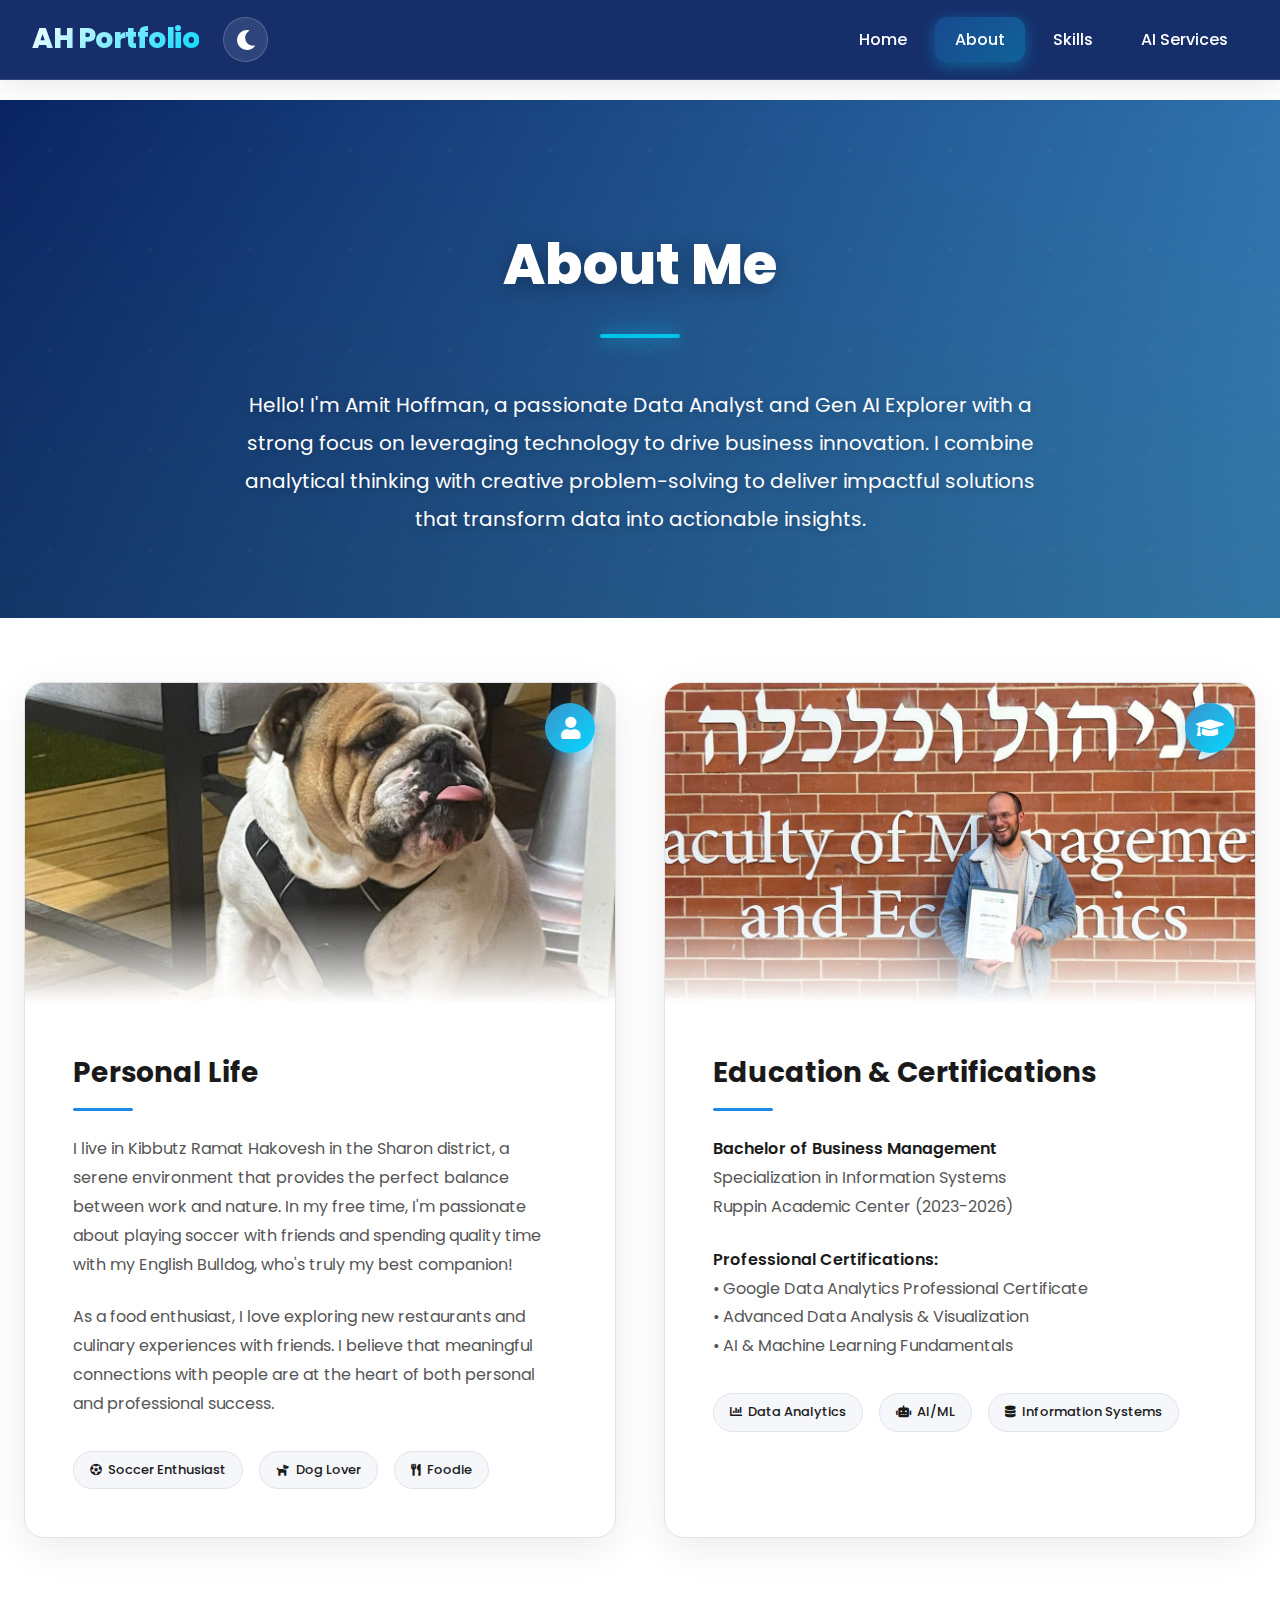
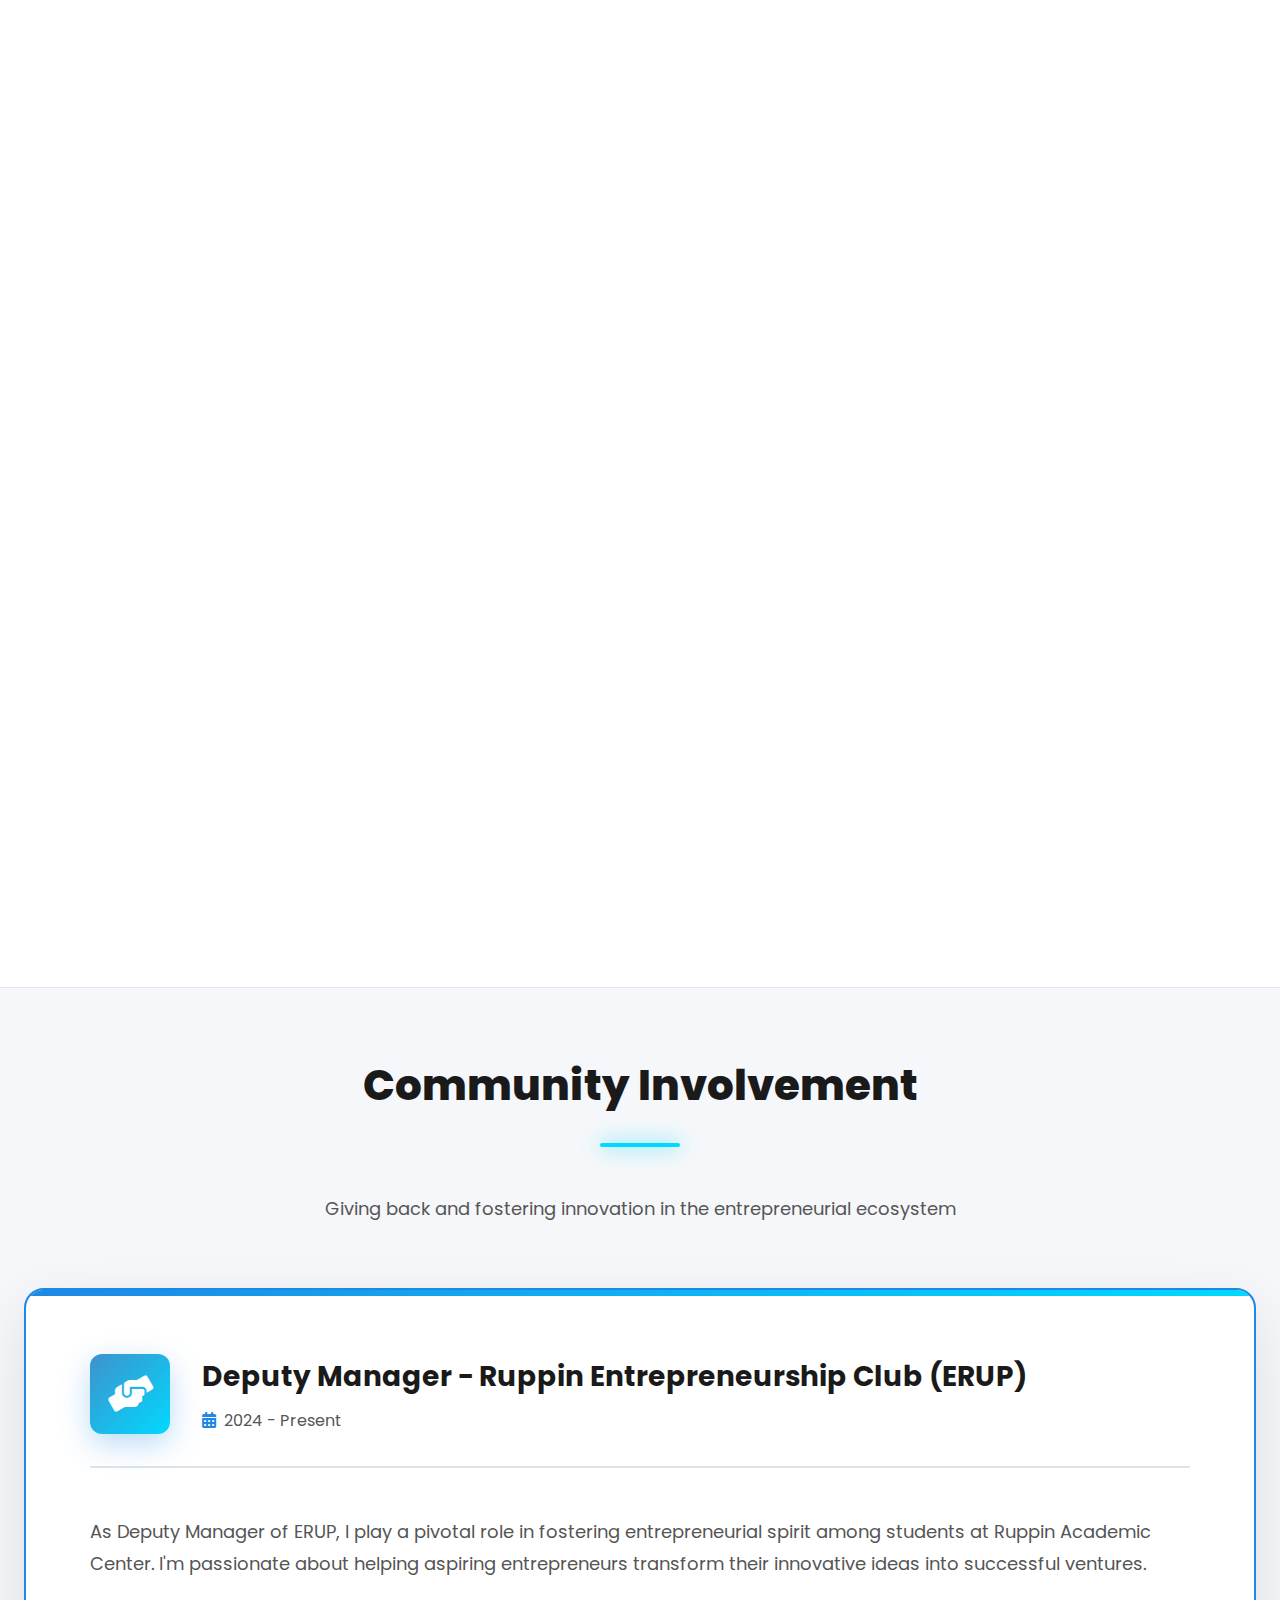
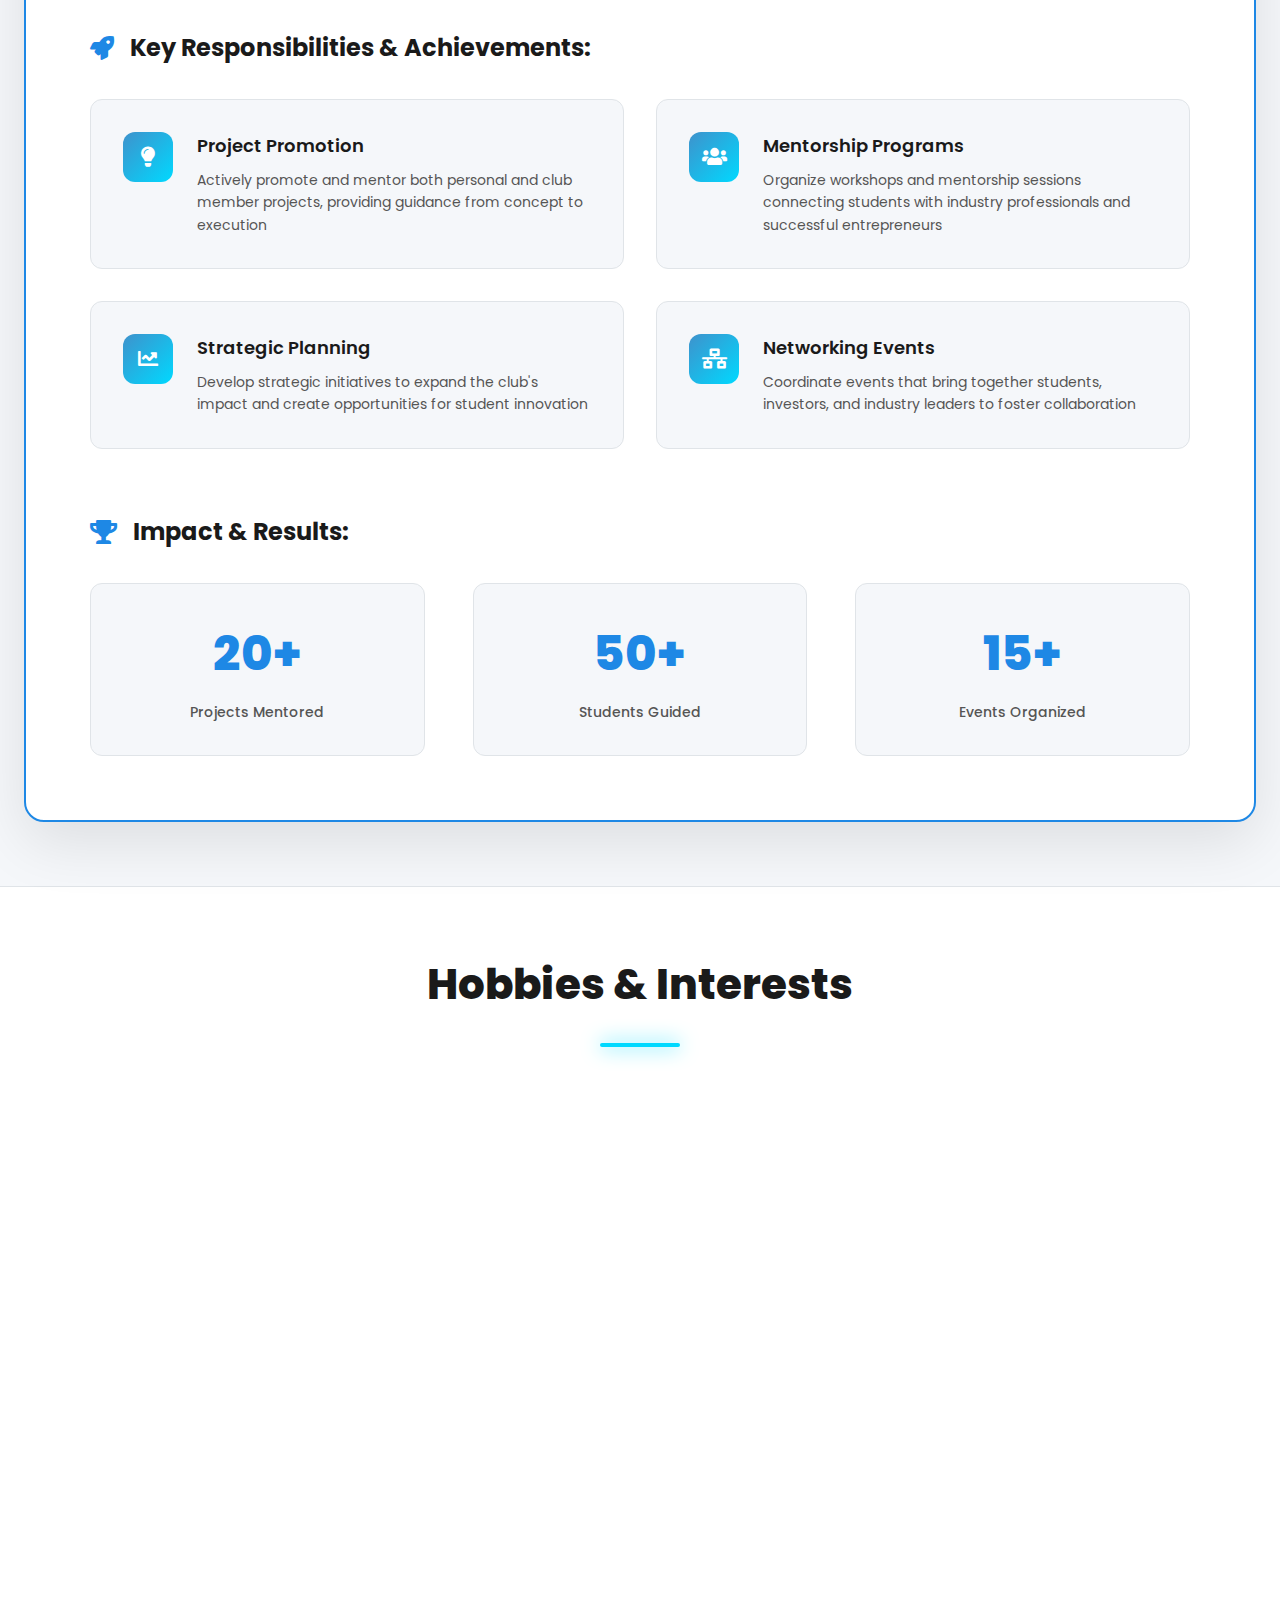
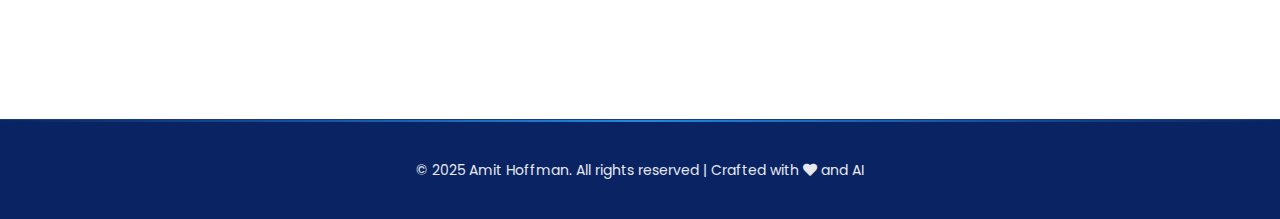
<file: about.html>
<!DOCTYPE html>
<html lang="en">
<head>
  <meta charset="UTF-8">
  <meta name="viewport" content="width=device-width, initial-scale=1.0">
  <title>About Me | Amit Hoffman - Data Analyst & AI Expert</title>
  <meta name="description" content="Learn more about Amit Hoffman - Data Analyst, Gen AI Explorer, and Business Development professional with a passion for innovation and technology.">
  <link rel="stylesheet" href="assets/style/global.css">
  <link rel="stylesheet" href="assets/style/about.css">
  <link rel="stylesheet" href="https://cdnjs.cloudflare.com/ajax/libs/font-awesome/5.15.4/css/all.min.css">
</head>

<body class="about">
  <header>
    <nav id="navbar">
      <div class="nav-left">
        <div class="logo">AH Portfolio</div>
        <button id="dark-mode-toggle" class="dark-mode-toggle">
          <i class="fas fa-moon"></i>
        </button>
      </div>
      <div class="hamburger-menu" id="hamburger-menu">
        <i class="fas fa-bars" data-visible="true" id="hamburger-icon"></i>
        <i class="fas fa-times" data-visible="false" id="close-icon"></i>
      </div>
      <ul class="nav-links" data-visible="false">
        <li><a href="index.html">Home</a></li>
        <li><a href="about.html" class="active">About</a></li>
        <li><a href="skills.html">Skills</a></li>
        <li><a href="project-calculator.html">AI Services</a></li>
      </ul>
    </nav>
  </header>
  
  <main>
    <!-- Hero Section -->
    <section class="about-hero">
      <div class="hero-overlay"></div>
      <div class="section-container">
        <h1 class="page-title fade-in">About Me</h1>
        <div class="title-underline"></div>
        <p class="intro-text fade-in">
          Hello! I'm Amit Hoffman, a passionate Data Analyst and Gen AI Explorer with a strong focus on leveraging technology to drive business innovation. I combine analytical thinking with creative problem-solving to deliver impactful solutions that transform data into actionable insights.
        </p>
      </div>
    </section>

    <!-- Main Cards Section -->
    <section class="about-cards-section">
      <div class="section-container">
        <div class="about-grid">
          <!-- Personal Info Card -->
          <div class="about-card fade-in">
            <div class="card-badge">
              <i class="fas fa-user"></i>
            </div>
            <div class="card-image">
              <img src="assets/imgs/Kelly.jpg" alt="Amit with his English bulldog Kelly">
            </div>
            <div class="card-content">
              <h2>Personal Life</h2>
              <p>
                I live in Kibbutz Ramat Hakovesh in the Sharon district, a serene environment that provides the perfect balance between work and nature. In my free time, I'm passionate about playing soccer with friends and spending quality time with my English Bulldog, who's truly my best companion!
              </p>
              <p>
                As a food enthusiast, I love exploring new restaurants and culinary experiences with friends. I believe that meaningful connections with people are at the heart of both personal and professional success.
              </p>
              <div class="card-highlights">
                <span class="highlight-tag"><i class="fas fa-futbol"></i> Soccer Enthusiast</span>
                <span class="highlight-tag"><i class="fas fa-dog"></i> Dog Lover</span>
                <span class="highlight-tag"><i class="fas fa-utensils"></i> Foodie</span>
              </div>
            </div>
          </div>

          <!-- Education Card -->
          <div class="about-card fade-in">
            <div class="card-badge">
              <i class="fas fa-graduation-cap"></i>
            </div>
            <div class="card-image">
              <img src="assets/imgs/Eduction.jpg" alt="Education and continuous learning">
            </div>
            <div class="card-content">
              <h2>Education & Certifications</h2>
              <p>
                <strong>Bachelor of Business Management</strong><br>
                Specialization in Information Systems<br>
                Ruppin Academic Center (2023-2026)
              </p>
              <p>
                <strong>Professional Certifications:</strong><br>
                • Google Data Analytics Professional Certificate<br>
                • Advanced Data Analysis & Visualization<br>
                • AI & Machine Learning Fundamentals
              </p>
              <div class="card-highlights">
                <span class="highlight-tag"><i class="fas fa-chart-bar"></i> Data Analytics</span>
                <span class="highlight-tag"><i class="fas fa-robot"></i> AI/ML</span>
                <span class="highlight-tag"><i class="fas fa-database"></i> Information Systems</span>
              </div>
            </div>
          </div>

          <!-- Professional Experience Card -->
          <div class="about-card fade-in">
            <div class="card-badge">
              <i class="fas fa-briefcase"></i>
            </div>
            <div class="card-image">
              <img src="assets/imgs/professional.jpg" alt="Professional experience and achievements">
            </div>
            <div class="card-content">
              <h2>Professional Journey</h2>
              <p>
                <strong>Safety Inspector & Talent Acquisition</strong><br>
                Sappir Engineering (2022-2024)
              </p>
              <ul class="experience-list">
                <li><i class="fas fa-check-circle"></i> Developed recruitment processes, reducing onboarding time by 30%</li>
                <li><i class="fas fa-check-circle"></i> Conducted comprehensive candidate screenings</li>
                <li><i class="fas fa-check-circle"></i> Created training programs improving team efficiency</li>
                <li><i class="fas fa-check-circle"></i> Enhanced compliance rates through systematic processes</li>
              </ul>
              <div class="card-highlights">
                <span class="highlight-tag"><i class="fas fa-users"></i> Team Building</span>
                <span class="highlight-tag"><i class="fas fa-chart-line"></i> Process Optimization</span>
              </div>
            </div>
          </div>

          <!-- Military Service Card -->
          <div class="about-card fade-in">
            <div class="card-badge">
              <i class="fas fa-shield-alt"></i>
            </div>
            <div class="card-image">
              <img src="assets/imgs/military.jpg" alt="Military service and leadership">
            </div>
            <div class="card-content">
              <h2>Military Service</h2>
              <p>
                <strong>Team Commander</strong><br>
                IDF Combat Engineering Brigade (2018-2021)
              </p>
              <p>
                Led selection and development of squad members for specialized operations. After being wounded during Iron Swords War, I was promoted to Master Sergeant and appointed to a Special Means Team specializing in robots and drones.
              </p>
              <div class="card-highlights">
                <span class="highlight-tag"><i class="fas fa-medal"></i> Master Sergeant</span>
                <span class="highlight-tag"><i class="fas fa-robot"></i> Robotics & Drones</span>
                <span class="highlight-tag"><i class="fas fa-users-cog"></i> Leadership</span>
              </div>
            </div>
          </div>
        </div>
      </div>
    </section>

    <!-- Volunteering Section - NEW -->
    <section class="volunteering-section alt-bg">
      <div class="section-container">
        <div class="section-header">
          <h2 class="section-title">Community Involvement</h2>
          <div class="title-underline"></div>
          <p class="section-subtitle">Giving back and fostering innovation in the entrepreneurial ecosystem</p>
        </div>
        
        <div class="volunteering-content">
          <div class="volunteering-main-card">
            <div class="volunteer-header">
              <div class="volunteer-icon">
                <i class="fas fa-hands-helping"></i>
              </div>
              <div class="volunteer-title">
                <h3>Deputy Manager - Ruppin Entrepreneurship Club (ERUP)</h3>
                <p class="volunteer-period"><i class="fas fa-calendar-alt"></i> 2024 - Present</p>
              </div>
            </div>
            
            <div class="volunteer-description">
              <p>
                As Deputy Manager of ERUP, I play a pivotal role in fostering entrepreneurial spirit among students at Ruppin Academic Center. I'm passionate about helping aspiring entrepreneurs transform their innovative ideas into successful ventures.
              </p>
            </div>

            <div class="volunteer-activities">
              <h4><i class="fas fa-rocket"></i> Key Responsibilities & Achievements:</h4>
              <div class="activities-grid">
                <div class="activity-item">
                  <div class="activity-icon">
                    <i class="fas fa-lightbulb"></i>
                  </div>
                  <div class="activity-content">
                    <h5>Project Promotion</h5>
                    <p>Actively promote and mentor both personal and club member projects, providing guidance from concept to execution</p>
                  </div>
                </div>
                
                <div class="activity-item">
                  <div class="activity-icon">
                    <i class="fas fa-users"></i>
                  </div>
                  <div class="activity-content">
                    <h5>Mentorship Programs</h5>
                    <p>Organize workshops and mentorship sessions connecting students with industry professionals and successful entrepreneurs</p>
                  </div>
                </div>
                
                <div class="activity-item">
                  <div class="activity-icon">
                    <i class="fas fa-chart-line"></i>
                  </div>
                  <div class="activity-content">
                    <h5>Strategic Planning</h5>
                    <p>Develop strategic initiatives to expand the club's impact and create opportunities for student innovation</p>
                  </div>
                </div>
                
                <div class="activity-item">
                  <div class="activity-icon">
                    <i class="fas fa-network-wired"></i>
                  </div>
                  <div class="activity-content">
                    <h5>Networking Events</h5>
                    <p>Coordinate events that bring together students, investors, and industry leaders to foster collaboration</p>
                  </div>
                </div>
              </div>
            </div>

            <div class="volunteer-impact">
              <h4><i class="fas fa-trophy"></i> Impact & Results:</h4>
              <div class="impact-stats">
                <div class="impact-stat">
                  <div class="stat-number">20+</div>
                  <div class="stat-label">Projects Mentored</div>
                </div>
                <div class="impact-stat">
                  <div class="stat-number">50+</div>
                  <div class="stat-label">Students Guided</div>
                </div>
                <div class="impact-stat">
                  <div class="stat-number">15+</div>
                  <div class="stat-label">Events Organized</div>
                </div>
              </div>
            </div>
          </div>
        </div>
      </div>
    </section>

    <!-- Activities Section -->
    <section class="activities-section">
      <div class="section-container">
        <div class="section-header">
          <h2 class="section-title">Hobbies & Interests</h2>
          <div class="title-underline"></div>
        </div>
        <div class="activities-grid">
          <div class="activity-card fade-in">
            <div class="activity-icon">
              <i class="fas fa-robot"></i>
            </div>
            <h3>AI & Technology</h3>
            <p>Constantly exploring the latest developments in artificial intelligence, machine learning, and emerging technologies to stay at the forefront of innovation.</p>
          </div>
          
          <div class="activity-card fade-in">
            <div class="activity-icon">
              <i class="fas fa-futbol"></i>
            </div>
            <h3>Soccer & Sports</h3>
            <p>Active member of a local amateur soccer league, playing weekly matches. Previously competed in volleyball as a libero during my youth.</p>
          </div>
          
          <div class="activity-card fade-in">
            <div class="activity-icon">
              <i class="fas fa-gamepad"></i>
            </div>
            <h3>Strategy Gaming</h3>
            <p>Passionate about strategy and RPG games that challenge problem-solving skills and strategic thinking - competencies I apply in professional scenarios.</p>
          </div>
        </div>
      </div>
    </section>
  </main>

  <footer>
    <p>© 2025 Amit Hoffman. All rights reserved | Crafted with <i class="fas fa-heart"></i> and AI</p>
  </footer>

  <script src="services/global.js"></script>
  <script src="services/scroll-animations.js"></script>
</body>
</html>
</file>
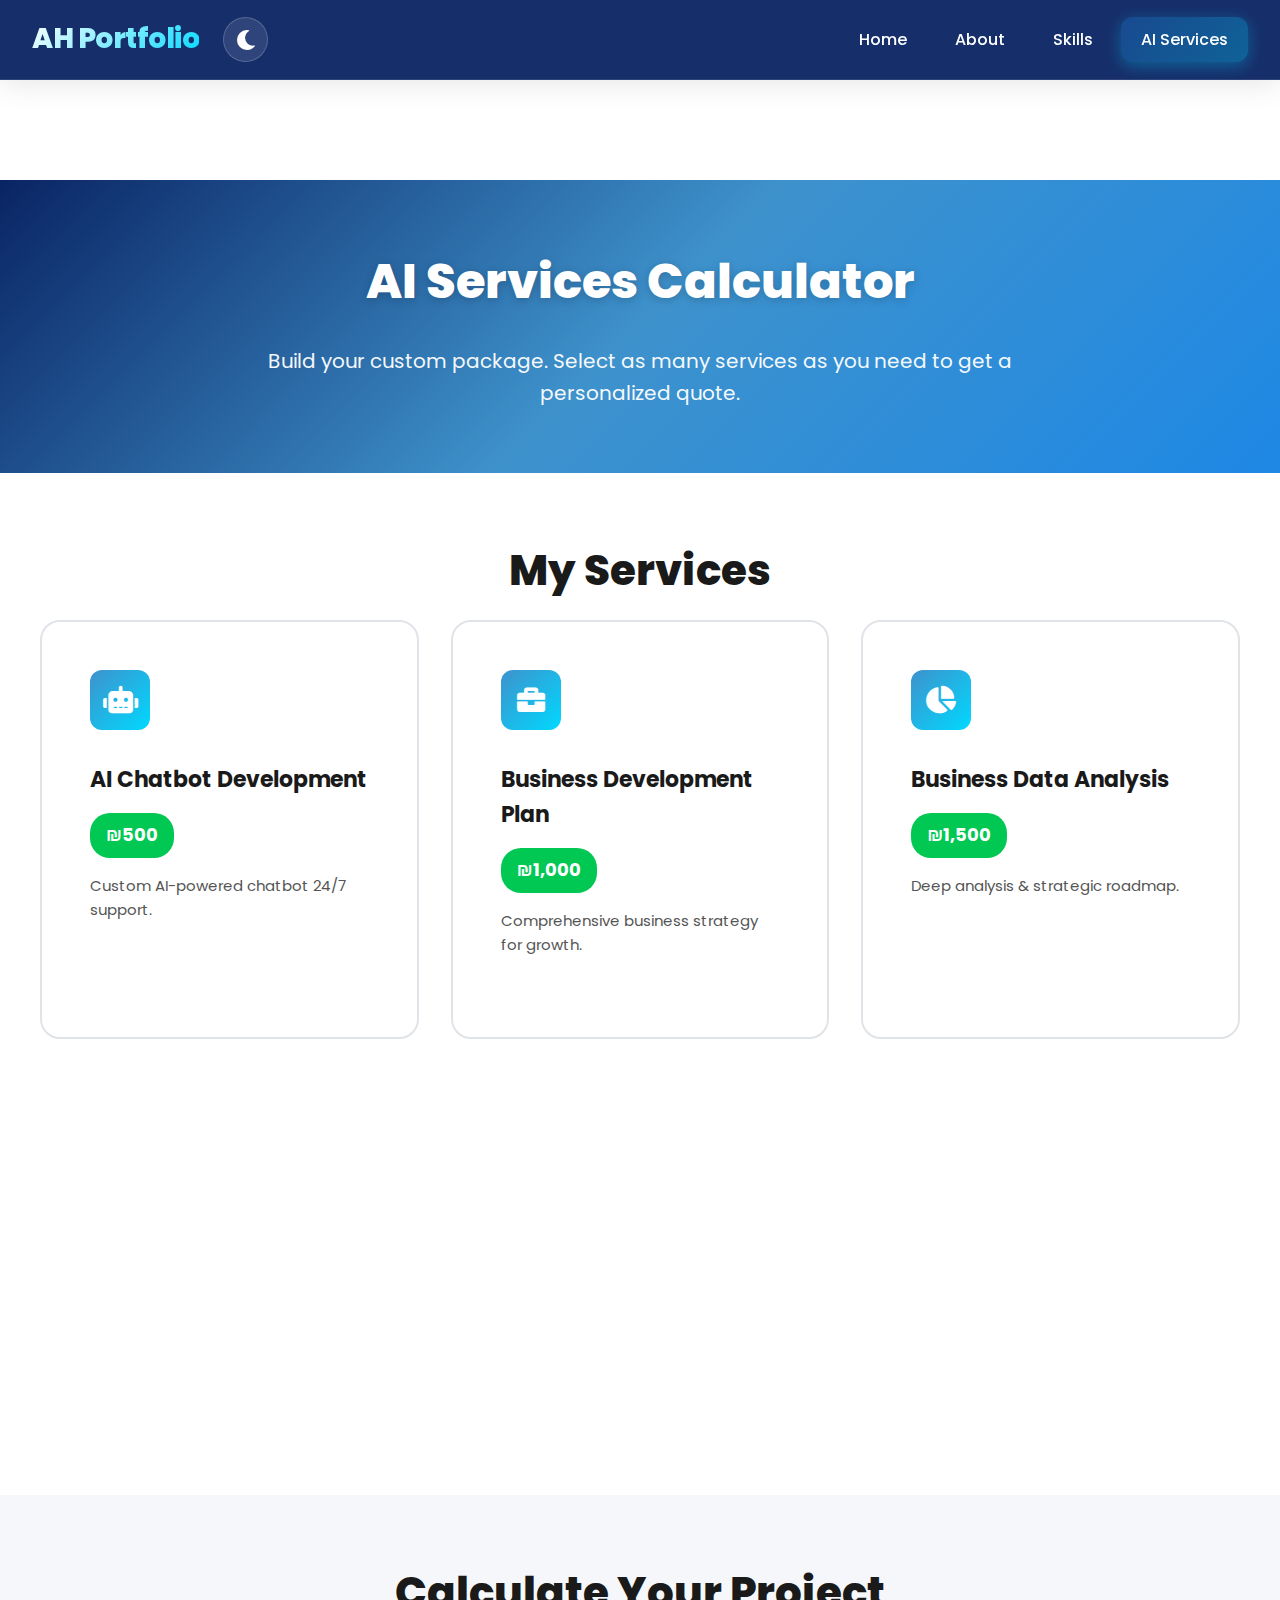
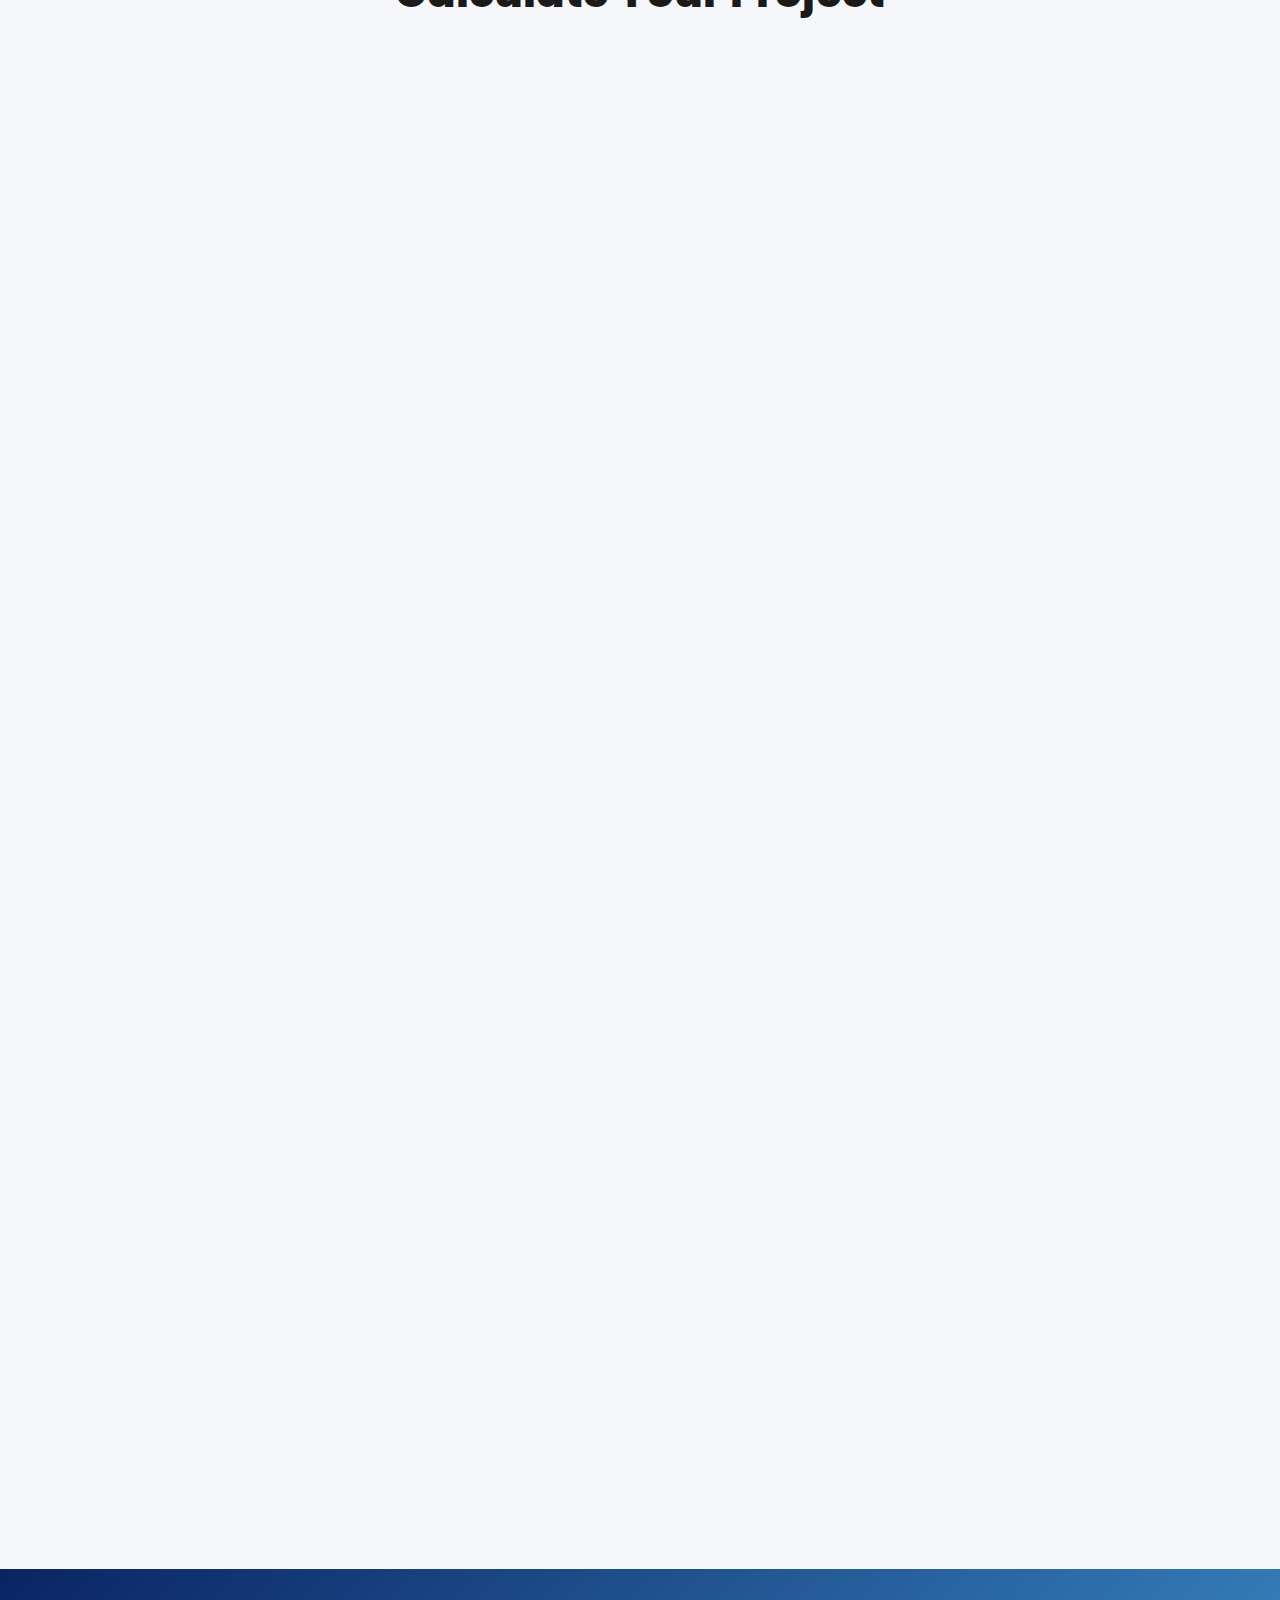
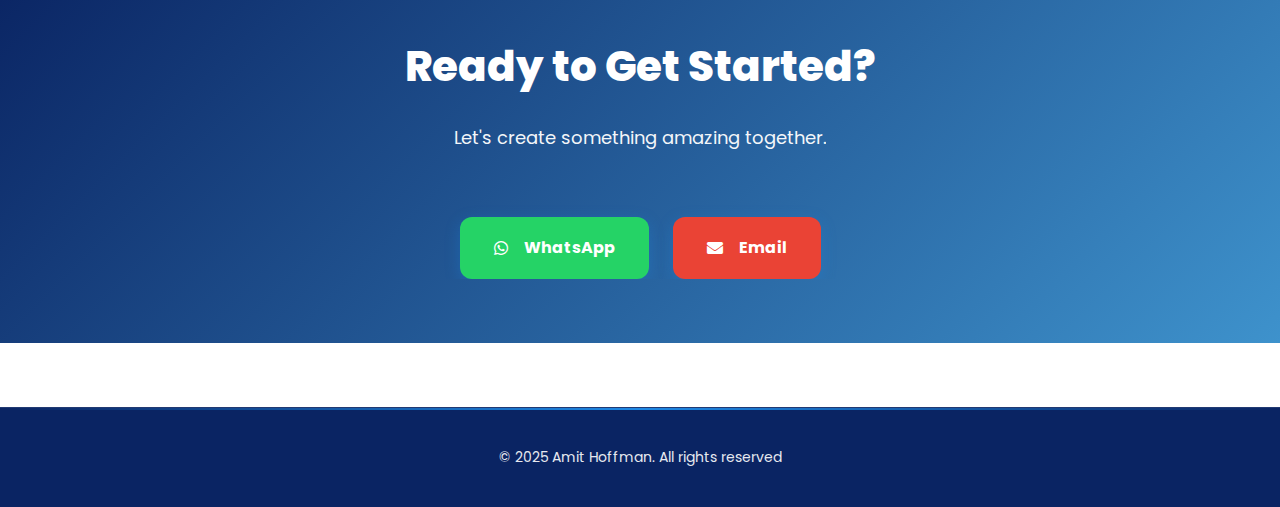
<file: project-calculator.html>
<!DOCTYPE html>
<html lang="en">
<head>
  <meta charset="UTF-8" />
  <meta name="viewport" content="width=device-width, initial-scale=1.0" />
  <title>AI Services Calculator - Amit Hoffman</title>
  <meta name="description" content="Calculate the cost of your AI project with our interactive services calculator. Get a customized quote tailored to your business needs.">
  <link rel="stylesheet" href="assets/style/variables.css">
  <link rel="stylesheet" href="assets/style/global.css">
  <link rel="stylesheet" href="assets/style/calculator.css">
  <link rel="stylesheet" href="https://cdnjs.cloudflare.com/ajax/libs/font-awesome/5.15.4/css/all.min.css">
</head>

<body class="calculator-page">
  <header>
    <nav id="navbar">
      <div class="nav-left">
        <div class="logo">AH Portfolio</div>
        <button id="dark-mode-toggle" class="dark-mode-toggle">
          <i class="fas fa-moon"></i>
        </button>
      </div>
      <div class="hamburger-menu" id="hamburger-menu">
        <i class="fas fa-bars" data-visible="true" id="hamburger-icon"></i>
        <i class="fas fa-times" data-visible="false" id="close-icon"></i>
      </div>
      <ul class="nav-links" data-visible="false">
        <li><a href="index.html">Home</a></li>
        <li><a href="about.html">About</a></li>
        <li><a href="skills.html">Skills</a></li>
        <li><a href="project-calculator.html" class="active">AI Services</a></li>
      </ul>
    </nav>
  </header>

  <main>
    <section class="hero-section">
      <div class="container">
        <div class="hero-content">
          <h1 class="page-title">AI Services Calculator</h1>
          <p class="page-subtitle">
            Build your custom package. Select as many services as you need to get a personalized quote.
          </p>
        </div>
      </div>
    </section>

    <section class="services-grid-section">
      <div class="container">
        <h2 class="section-title">My Services</h2>
        <div class="services-grid">
          
          <div class="service-card">
            <div class="service-icon"><i class="fas fa-robot"></i></div>
            <h3>AI Chatbot Development</h3>
            <p class="service-price">₪500</p>
            <p>Custom AI-powered chatbot 24/7 support.</p>
          </div>

          <div class="service-card">
            <div class="service-icon"><i class="fas fa-briefcase"></i></div>
            <h3>Business Development Plan</h3>
            <p class="service-price">₪1,000</p>
            <p>Comprehensive business strategy for growth.</p>
          </div>

          <div class="service-card">
            <div class="service-icon"><i class="fas fa-chart-pie"></i></div>
            <h3>Business Data Analysis</h3>
            <p class="service-price">₪1,500</p>
            <p>Deep analysis & strategic roadmap.</p>
          </div>

          <div class="service-card">
            <div class="service-icon"><i class="fas fa-drone"></i></div>
            <h3>Drone Photography</h3>
            <p class="service-price">₪300</p>
            <p>High-res aerial photo & video.</p>
          </div>

          <div class="service-card">
            <div class="service-icon"><i class="fas fa-chart-bar"></i></div>
            <h3>Data Analysis</h3>
            <p class="service-price">₪800</p>
            <p>Data cleaning & statistical analysis.</p>
          </div>

          <div class="service-card">
            <div class="service-icon"><i class="fas fa-brain"></i></div>
            <h3>AI Content Generation</h3>
            <p class="service-price">₪500</p>
            <p>Marketing content & automation.</p>
          </div>

        </div>
      </div>
    </section>

    <section class="calculator-section">
      <div class="container">
        <h2 class="section-title">Calculate Your Project</h2>
        <div class="calculator-container">
          
          <div class="calculator-form">
            
            <div class="form-group">
              <label><i class="fas fa-tasks"></i> Select Services</label>
              <div class="checkbox-group services-list">
                
                <label class="checkbox-label">
                  <input type="checkbox" class="service-checkbox" value="chatbot" data-price="500" data-name="AI Chatbot Development">
                  <span class="checkbox-custom"></span>
                  <span class="checkbox-text">AI Chatbot Development (₪500)</span>
                </label>

                <label class="checkbox-label">
                  <input type="checkbox" class="service-checkbox" value="business-plan" data-price="1000" data-name="Business Development Plan">
                  <span class="checkbox-custom"></span>
                  <span class="checkbox-text">Business Development Plan (₪1,000)</span>
                </label>

                <label class="checkbox-label">
                  <input type="checkbox" class="service-checkbox" value="business-data" data-price="1500" data-name="Business Data Analysis">
                  <span class="checkbox-custom"></span>
                  <span class="checkbox-text">Business Data Analysis & Insights (₪1,500)</span>
                </label>

                <label class="checkbox-label">
                  <input type="checkbox" class="service-checkbox" value="data-analysis" data-price="800" data-name="Data Analysis">
                  <span class="checkbox-custom"></span>
                  <span class="checkbox-text">Data Analysis & Insights (₪800)</span>
                </label>

                <label class="checkbox-label">
                  <input type="checkbox" class="service-checkbox" value="ai-content" data-price="500" data-name="AI Content Generation">
                  <span class="checkbox-custom"></span>
                  <span class="checkbox-text">AI Content Generation (₪500)</span>
                </label>

                <label class="checkbox-label">
                  <input type="checkbox" class="service-checkbox" value="drone" data-price="300" data-name="Drone Photography">
                  <span class="checkbox-custom"></span>
                  <span class="checkbox-text">Professional Drone Photography (₪300)</span>
                </label>

                <div class="divider-line" style="margin: 10px 0; border-top: 1px solid var(--border-color);"></div>

                <label class="checkbox-label">
                  <input type="checkbox" class="service-checkbox" value="website" data-price="300" data-name="Business Website Development">
                  <span class="checkbox-custom"></span>
                  <span class="checkbox-text">Business Website Development (₪300)</span>
                </label>

                <label class="checkbox-label">
                  <input type="checkbox" class="service-checkbox" value="lecture" data-price="250" data-name="Generative AI Lecture">
                  <span class="checkbox-custom"></span>
                  <span class="checkbox-text">Generative AI Lecture (₪250)</span>
                </label>

                <label class="checkbox-label">
                  <input type="checkbox" class="service-checkbox" value="maintenance" data-price="500" data-name="Monthly Maintenance">
                  <span class="checkbox-custom"></span>
                  <span class="checkbox-text">Monthly Maintenance (₪500)</span>
                </label>

              </div>
            </div>

            <div class="form-group">
              <label><i class="fas fa-clock"></i> Project Timeline</label>
              <div class="radio-group">
                <label class="radio-label">
                  <input type="radio" name="timeline" id="timeline-standard" value="standard" data-price="0" checked>
                  <span class="radio-custom"></span>
                  <span class="radio-text">Standard (4-6 weeks) - No extra cost</span>
                </label>
                <label class="radio-label">
                  <input type="radio" name="timeline" id="timeline-fast" value="fast" data-price="500">
                  <span class="radio-custom"></span>
                  <span class="radio-text">Fast Track (2-3 weeks) - +₪500</span>
                </label>
                <label class="radio-label">
                  <input type="radio" name="timeline" id="timeline-express" value="express" data-price="1000">
                  <span class="radio-custom"></span>
                  <span class="radio-text">Express (1 week) - +₪1,000</span>
                </label>
              </div>
            </div>

            <div class="form-actions">
              <button type="button" class="btn btn-primary" id="calculate-btn">
                <i class="fas fa-calculator"></i> Calculate Price
              </button>
              <button type="button" class="btn btn-secondary" id="reset-btn">
                <i class="fas fa-redo"></i> Reset
              </button>
            </div>
          </div>

          <div class="calculator-result">
            <h3>Your Quote Summary</h3>
            <div class="result-summary" id="result-summary">
              <p class="empty-message">
                <i class="fas fa-info-circle"></i>
                Select services to see your customized quote
              </p>
            </div>
            <div class="result-total">
              <span class="total-label">Estimated Total:</span>
              <span class="total-value" id="total-price">₪0</span>
            </div>
            <div class="result-actions">
              <button class="btn btn-success" id="get-quote-btn" style="display: none;">
                <i class="fas fa-paper-plane"></i> Request Detailed Quote
              </button>
            </div>
            
            <div class="special-notice" id="business-data-notice" style="display: none;">
              <div class="notice-3d-card">
                <div class="notice-icon">
                  <i class="fas fa-exclamation-circle"></i>
                </div>
                <h4>Payment Required for Business Data Analysis</h4>
                <p>For the Business Data Analysis service, payment must be arranged before project commencement.</p>
                <p class="notice-cta">Please contact me via WhatsApp to discuss payment terms and project details.</p>
                <a href="https://wa.me/972503000184?text=Hi!%20I'm%20interested%20in%20the%20Business%20Data%20Analysis%20service.%20Let's%20discuss%20payment%20and%20project%20details." 
                   target="_blank" 
                   class="btn btn-whatsapp-special">
                  <i class="fab fa-whatsapp"></i> Contact via WhatsApp
                </a>
              </div>
            </div>
          </div>

        </div>
      </div>
    </section>

    <section class="contact-cta">
      <div class="container">
        <div class="cta-content">
          <h2>Ready to Get Started?</h2>
          <p>Let's create something amazing together.</p>
          <div class="cta-buttons">
            <a href="https://wa.me/972503000184" target="_blank" class="btn btn-whatsapp">
              <i class="fab fa-whatsapp"></i> WhatsApp
            </a>
            <a href="mailto:Amithoffman56@gmail.com" class="btn btn-email">
              <i class="fas fa-envelope"></i> Email
            </a>
          </div>
        </div>
      </div>
    </section>

  </main>

  <footer>
    <p>© 2025 Amit Hoffman. All rights reserved</p>
  </footer>

  <script src="services/global.js"></script>
  <script src="services/scroll-animations.js"></script>
  <script src="services/calculator.js"></script>
</body>
</html>
</file>
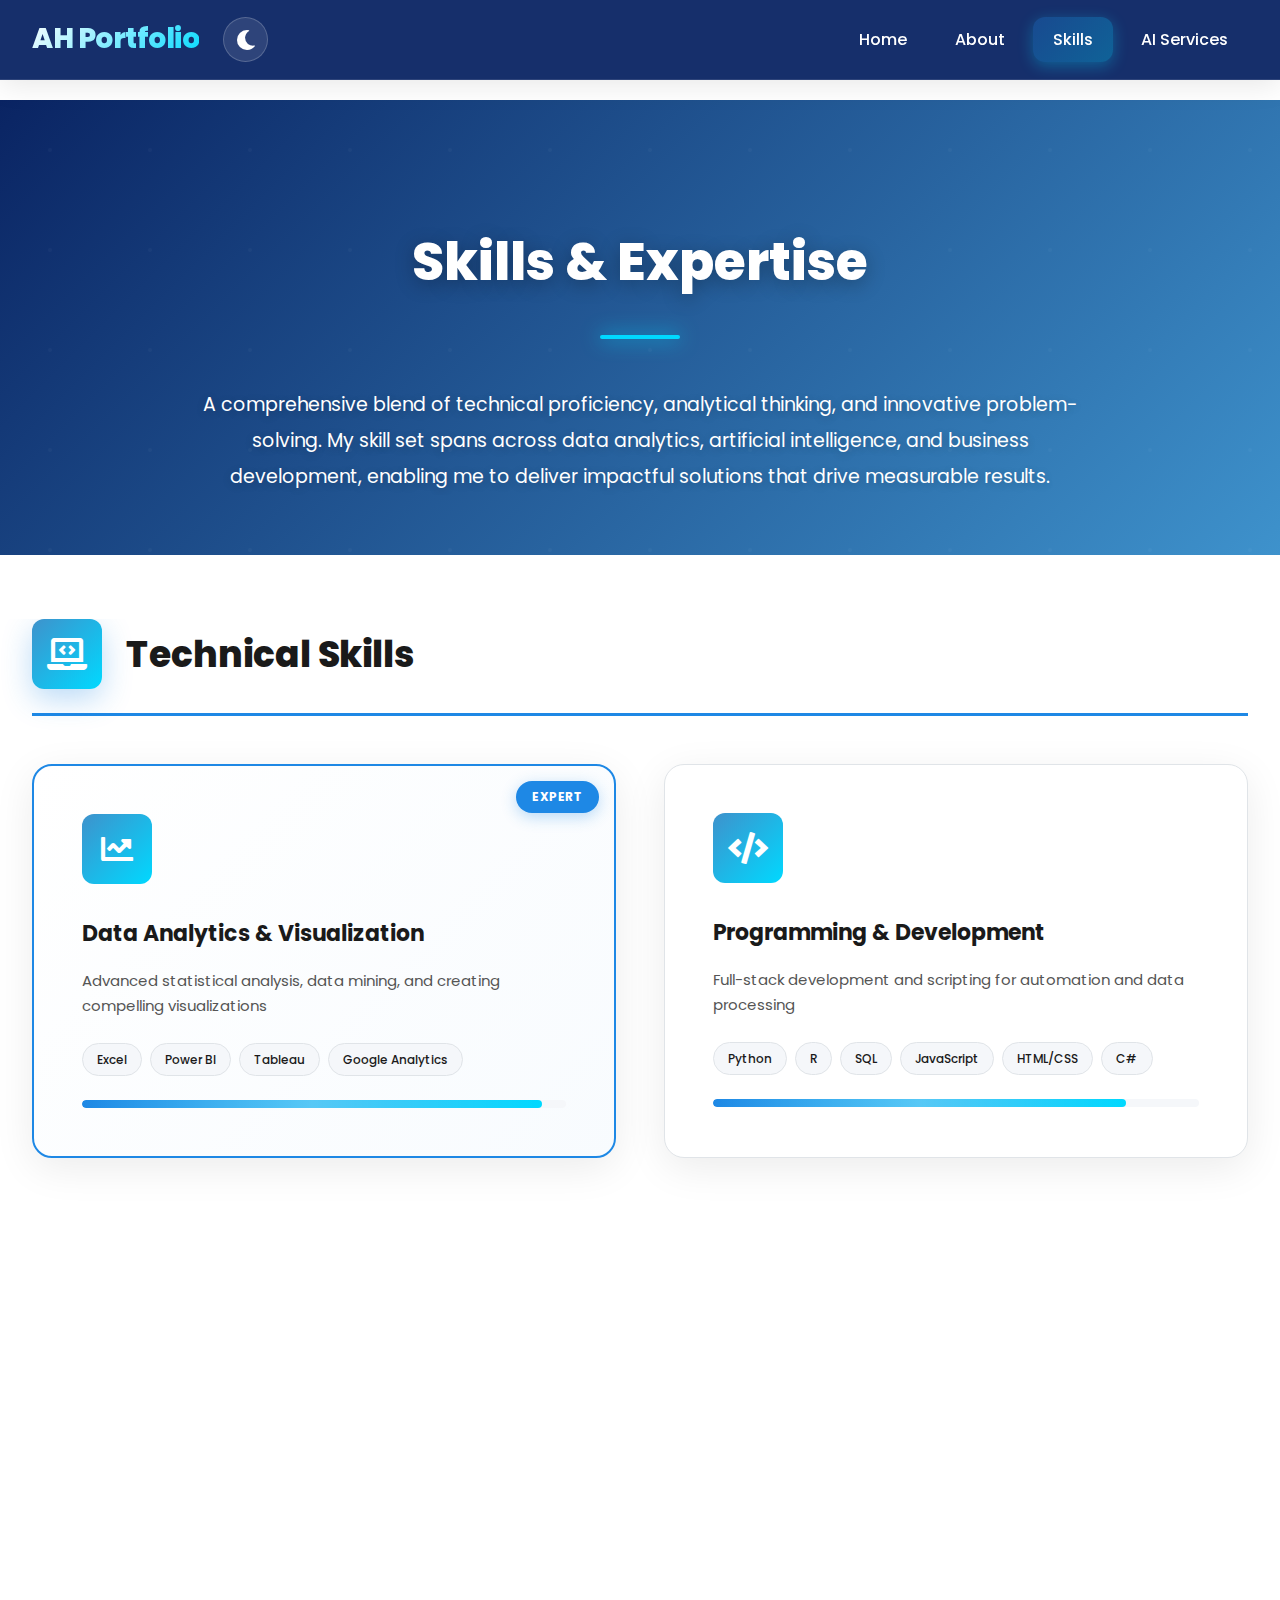
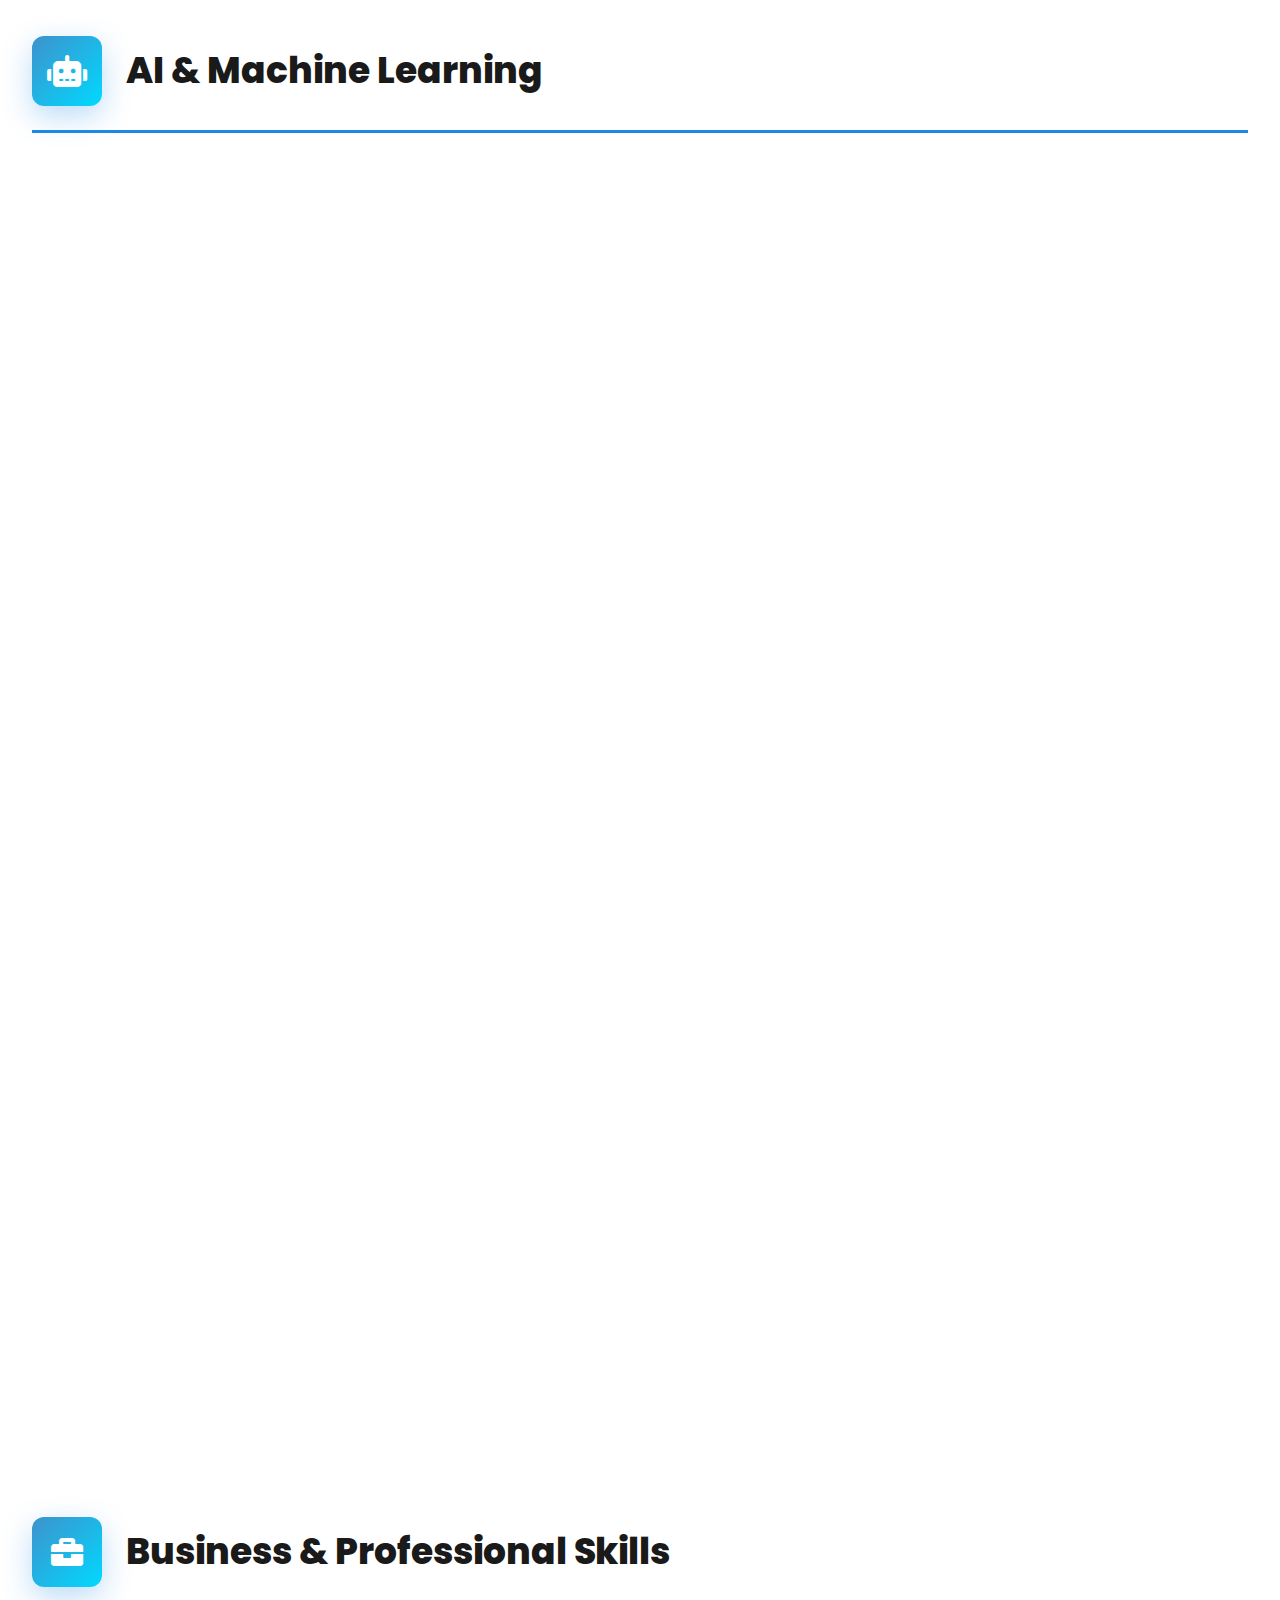
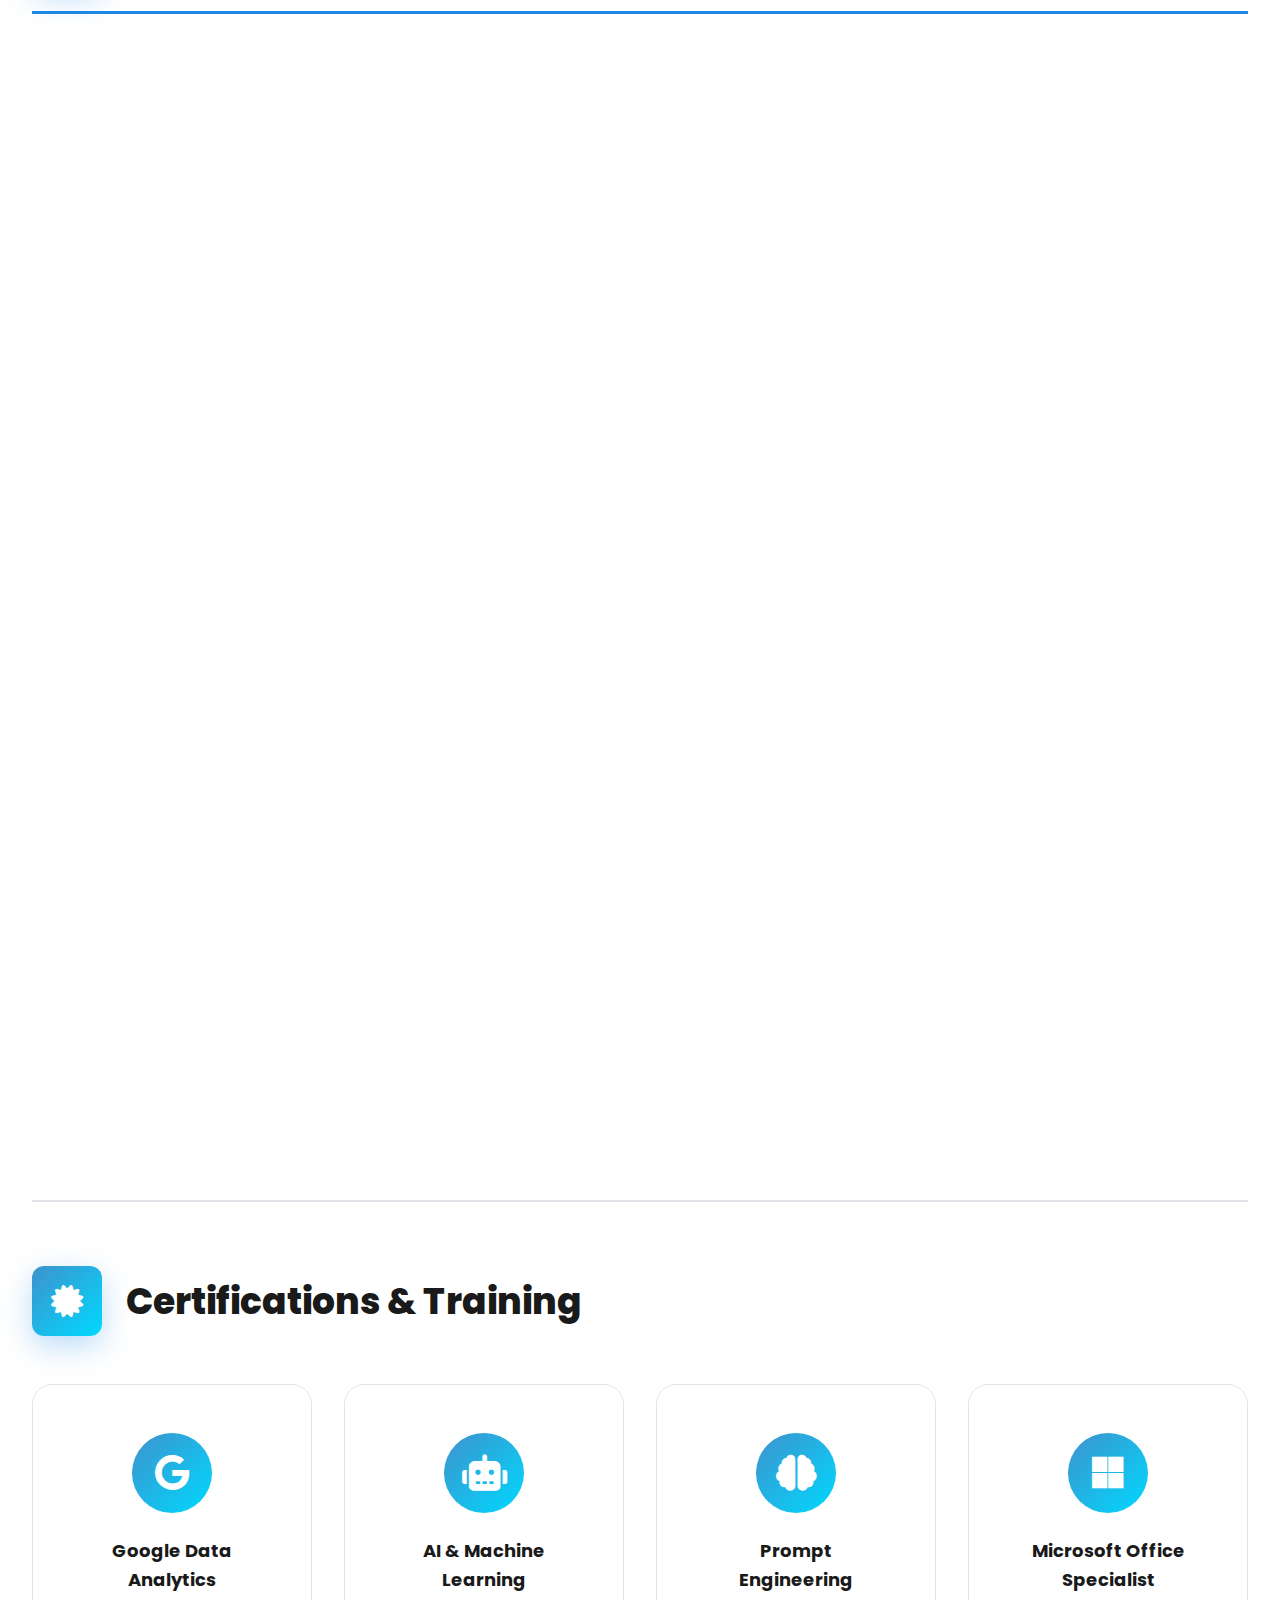
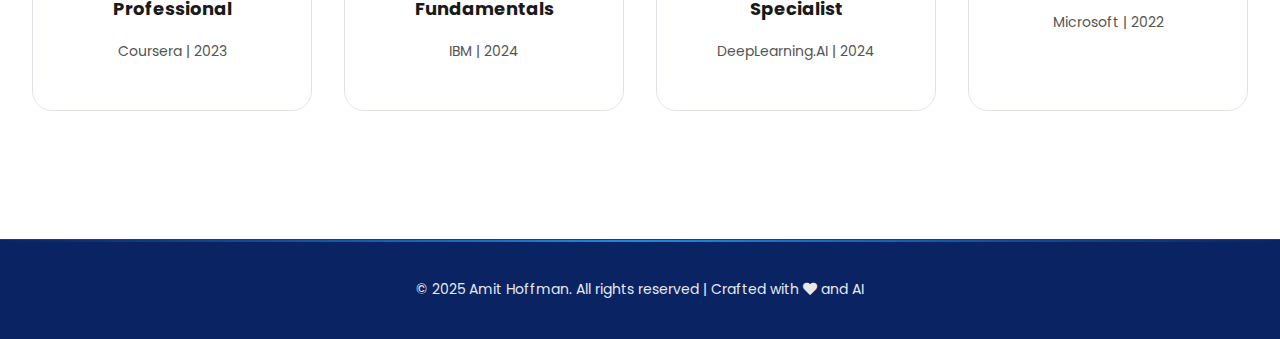
<file: skills.html>
<!DOCTYPE html>
<html lang="en">
<head>
  <meta charset="UTF-8">
  <meta name="viewport" content="width=device-width, initial-scale=1.0">
  <title>Skills & Expertise | Amit Hoffman - Data Analyst & AI Expert</title>
  <meta name="description" content="Explore Amit Hoffman's technical and professional skills in Data Analytics, AI, Machine Learning, and Business Development.">
  <link rel="stylesheet" href="assets/style/global.css">
  <link rel="stylesheet" href="assets/style/skills.css">
  <link rel="stylesheet" href="https://cdnjs.cloudflare.com/ajax/libs/font-awesome/5.15.4/css/all.min.css">
</head>

<body class="skills">
  <header>
    <nav id="navbar">
      <div class="nav-left">
        <div class="logo">AH Portfolio</div>
        <button id="dark-mode-toggle" class="dark-mode-toggle">
          <i class="fas fa-moon"></i>
        </button>
      </div>
      <div class="hamburger-menu" id="hamburger-menu">
        <i class="fas fa-bars" data-visible="true" id="hamburger-icon"></i>
        <i class="fas fa-times" data-visible="false" id="close-icon"></i>
      </div>
      <ul class="nav-links" data-visible="false">
        <li><a href="index.html">Home</a></li>
        <li><a href="about.html">About</a></li>
        <li><a href="skills.html" class="active">Skills</a></li>
        <li><a href="project-calculator.html">AI Services</a></li>
      </ul>
    </nav>
  </header>

  <main>
    <!-- Hero Section -->
    <section class="intro-section">
      <div class="container">
        <h1 class="fade-in">Skills & Expertise</h1>
        <div class="title-underline"></div>
        <p class="intro-text fade-in">
          A comprehensive blend of technical proficiency, analytical thinking, and innovative problem-solving. My skill set spans across data analytics, artificial intelligence, and business development, enabling me to deliver impactful solutions that drive measurable results.
        </p>
      </div>
    </section>

    <!-- Technical Skills -->
    <section class="skills-section">
      <div class="container">
        <div class="skills-group">
          <h2 class="skills-category">
            <div class="category-icon">
              <i class="fas fa-laptop-code"></i>
            </div>
            <span>Technical Skills</span>
          </h2>
          
          <div class="skills-list">
            <!-- Data Analytics -->
            <div class="skill-card featured-skill">
              <div class="skill-badge">Expert</div>
              <div class="skill-icon">
                <i class="fas fa-chart-line"></i>
              </div>
              <div class="skill-content">
                <h3>Data Analytics & Visualization</h3>
                <p>Advanced statistical analysis, data mining, and creating compelling visualizations</p>
                <div class="skill-tools">
                  <span class="tool-tag">Excel</span>
                  <span class="tool-tag">Power BI</span>
                  <span class="tool-tag">Tableau</span>
                  <span class="tool-tag">Google Analytics</span>
                </div>
                <div class="skill-progress">
                  <div class="progress-bar" style="--progress: 95%"></div>
                </div>
              </div>
            </div>
            
            <!-- Programming -->
            <div class="skill-card">
              <div class="skill-icon">
                <i class="fas fa-code"></i>
              </div>
              <div class="skill-content">
                <h3>Programming & Development</h3>
                <p>Full-stack development and scripting for automation and data processing</p>
                <div class="skill-tools">
                  <span class="tool-tag">Python</span>
                  <span class="tool-tag">R</span>
                  <span class="tool-tag">SQL</span>
                  <span class="tool-tag">JavaScript</span>
                  <span class="tool-tag">HTML/CSS</span>
                  <span class="tool-tag">C#</span>
                </div>
                <div class="skill-progress">
                  <div class="progress-bar" style="--progress: 85%"></div>
                </div>
              </div>
            </div>
            
            <!-- Database Management -->
            <div class="skill-card">
              <div class="skill-icon">
                <i class="fas fa-database"></i>
              </div>
              <div class="skill-content">
                <h3>Database & Information Systems</h3>
                <p>Database design, query optimization, and system modeling</p>
                <div class="skill-tools">
                  <span class="tool-tag">SQL Server</span>
                  <span class="tool-tag">MySQL</span>
                  <span class="tool-tag">MongoDB</span>
                  <span class="tool-tag">ERD</span>
                </div>
                <div class="skill-progress">
                  <div class="progress-bar" style="--progress: 80%"></div>
                </div>
              </div>
            </div>
            
            <!-- Statistical Analysis -->
            <div class="skill-card">
              <div class="skill-icon">
                <i class="fas fa-calculator"></i>
              </div>
              <div class="skill-content">
                <h3>Statistical Analysis & Modeling</h3>
                <p>Predictive modeling, regression analysis, and hypothesis testing</p>
                <div class="skill-tools">
                  <span class="tool-tag">R Studio</span>
                  <span class="tool-tag">SPSS</span>
                  <span class="tool-tag">SAS</span>
                  <span class="tool-tag">Python (NumPy, Pandas)</span>
                </div>
                <div class="skill-progress">
                  <div class="progress-bar" style="--progress: 88%"></div>
                </div>
              </div>
            </div>
          </div>
        </div>
        
        <!-- AI & Machine Learning Skills -->
        <div class="skills-group">
          <h2 class="skills-category">
            <div class="category-icon">
              <i class="fas fa-robot"></i>
            </div>
            <span>AI & Machine Learning</span>
          </h2>
          
          <div class="skills-list">
            <!-- Generative AI -->
            <div class="skill-card featured-skill">
              <div class="skill-badge">Specialist</div>
              <div class="skill-icon">
                <i class="fas fa-brain"></i>
              </div>
              <div class="skill-content">
                <h3>Generative AI & LLMs</h3>
                <p>Creating AI-powered solutions using cutting-edge generative models</p>
                <div class="skill-tools">
                  <span class="tool-tag">ChatGPT API</span>
                  <span class="tool-tag">Claude AI</span>
                  <span class="tool-tag">Stable Diffusion</span>
                  <span class="tool-tag">Midjourney</span>
                </div>
                <div class="skill-progress">
                  <div class="progress-bar" style="--progress: 92%"></div>
                </div>
              </div>
            </div>
            
            <!-- Prompt Engineering -->
            <div class="skill-card">
              <div class="skill-icon">
                <i class="fas fa-magic"></i>
              </div>
              <div class="skill-content">
                <h3>Prompt Engineering</h3>
                <p>Crafting effective prompts for optimal AI responses and outputs</p>
                <div class="skill-tools">
                  <span class="tool-tag">Advanced Prompting</span>
                  <span class="tool-tag">Chain-of-Thought</span>
                  <span class="tool-tag">Few-Shot Learning</span>
                </div>
                <div class="skill-progress">
                  <div class="progress-bar" style="--progress: 90%"></div>
                </div>
              </div>
            </div>
            
            <!-- AI Chatbots -->
            <div class="skill-card">
              <div class="skill-icon">
                <i class="fas fa-comments"></i>
              </div>
              <div class="skill-content">
                <h3>AI Chatbot Development</h3>
                <p>Building intelligent conversational agents for customer service and automation</p>
                <div class="skill-tools">
                  <span class="tool-tag">Botpress</span>
                  <span class="tool-tag">Dialogflow</span>
                  <span class="tool-tag">Rasa</span>
                  <span class="tool-tag">Custom APIs</span>
                </div>
                <div class="skill-progress">
                  <div class="progress-bar" style="--progress: 85%"></div>
                </div>
              </div>
            </div>
            
            <!-- Visual AI -->
            <div class="skill-card">
              <div class="skill-icon">
                <i class="fas fa-image"></i>
              </div>
              <div class="skill-content">
                <h3>AI Visual Content Creation</h3>
                <p>Generating professional visual content using AI tools</p>
                <div class="skill-tools">
                  <span class="tool-tag">DALL-E</span>
                  <span class="tool-tag">Midjourney</span>
                  <span class="tool-tag">Stable Diffusion</span>
                  <span class="tool-tag">Canva AI</span>
                </div>
                <div class="skill-progress">
                  <div class="progress-bar" style="--progress: 87%"></div>
                </div>
              </div>
            </div>
            
            <!-- Machine Learning -->
            <div class="skill-card">
              <div class="skill-icon">
                <i class="fas fa-project-diagram"></i>
              </div>
              <div class="skill-content">
                <h3>Machine Learning Fundamentals</h3>
                <p>Understanding and implementing ML algorithms for data-driven solutions</p>
                <div class="skill-tools">
                  <span class="tool-tag">scikit-learn</span>
                  <span class="tool-tag">TensorFlow</span>
                  <span class="tool-tag">Keras</span>
                  <span class="tool-tag">PyTorch</span>
                </div>
                <div class="skill-progress">
                  <div class="progress-bar" style="--progress: 75%"></div>
                </div>
              </div>
            </div>
            
            <!-- AI Research -->
            <div class="skill-card">
              <div class="skill-icon">
                <i class="fas fa-search"></i>
              </div>
              <div class="skill-content">
                <h3>AI-Powered Research & Analysis</h3>
                <p>Conducting comprehensive research using AI tools and methodologies</p>
                <div class="skill-tools">
                  <span class="tool-tag">Perplexity AI</span>
                  <span class="tool-tag">Semantic Scholar</span>
                  <span class="tool-tag">Research GPT</span>
                </div>
                <div class="skill-progress">
                  <div class="progress-bar" style="--progress: 88%"></div>
                </div>
              </div>
            </div>
          </div>
        </div>
        
        <!-- Business & Soft Skills -->
        <div class="skills-group">
          <h2 class="skills-category">
            <div class="category-icon">
              <i class="fas fa-briefcase"></i>
            </div>
            <span>Business & Professional Skills</span>
          </h2>
          
          <div class="skills-list">
            <div class="skill-card">
              <div class="skill-icon">
                <i class="fas fa-rocket"></i>
              </div>
              <div class="skill-content">
                <h3>Business Development</h3>
                <p>Strategic planning, market analysis, and growth initiatives</p>
              </div>
            </div>
            
            <div class="skill-card">
              <div class="skill-icon">
                <i class="fas fa-users"></i>
              </div>
              <div class="skill-content">
                <h3>Leadership & Team Management</h3>
                <p>Leading teams, mentoring, and fostering collaborative environments</p>
              </div>
            </div>
            
            <div class="skill-card">
              <div class="skill-icon">
                <i class="fas fa-lightbulb"></i>
              </div>
              <div class="skill-content">
                <h3>Strategic Thinking</h3>
                <p>Problem-solving, critical analysis, and innovative solution design</p>
              </div>
            </div>
            
            <div class="skill-card">
              <div class="skill-icon">
                <i class="fas fa-comments-dollar"></i>
              </div>
              <div class="skill-content">
                <h3>Client Communication</h3>
                <p>Stakeholder management and presenting complex data insights</p>
              </div>
            </div>
            
            <div class="skill-card">
              <div class="skill-icon">
                <i class="fas fa-project-diagram"></i>
              </div>
              <div class="skill-content">
                <h3>Project Management</h3>
                <p>Agile methodologies, timeline management, and deliverable tracking</p>
              </div>
            </div>
            
            <div class="skill-card">
              <div class="skill-icon">
                <i class="fas fa-sync-alt"></i>
              </div>
              <div class="skill-content">
                <h3>Adaptability & Learning Agility</h3>
                <p>Quick learning and adapting to new technologies and methodologies</p>
              </div>
            </div>
          </div>
        </div>

        <!-- Certifications -->
        <div class="certifications-section">
          <h2 class="section-title">
            <div class="category-icon">
              <i class="fas fa-certificate"></i>
            </div>
            <span>Certifications & Training</span>
          </h2>
          <div class="certifications-grid">
            <div class="cert-card">
              <div class="cert-icon">
                <i class="fab fa-google"></i>
              </div>
              <h3>Google Data Analytics Professional</h3>
              <p>Coursera | 2023</p>
            </div>
            <div class="cert-card">
              <div class="cert-icon">
                <i class="fas fa-robot"></i>
              </div>
              <h3>AI & Machine Learning Fundamentals</h3>
              <p>IBM | 2024</p>
            </div>
            <div class="cert-card">
              <div class="cert-icon">
                <i class="fas fa-brain"></i>
              </div>
              <h3>Prompt Engineering Specialist</h3>
              <p>DeepLearning.AI | 2024</p>
            </div>
            <div class="cert-card">
              <div class="cert-icon">
                <i class="fab fa-microsoft"></i>
              </div>
              <h3>Microsoft Office Specialist</h3>
              <p>Microsoft | 2022</p>
            </div>
          </div>
        </div>
      </div>
    </section>
  </main>

  <footer>
    <p>© 2025 Amit Hoffman. All rights reserved | Crafted with <i class="fas fa-heart"></i> and AI</p>
  </footer>

  <script src="services/global.js"></script>
  <script src="services/scroll-animations.js"></script>
</body>
</html>
</file>
<file: assets/style/global.css>
@import url(./variables.css);
@import url('https://fonts.googleapis.com/css2?family=Poppins:wght@300;400;500;600;700;800&display=swap');

* {
    margin: 0;
    padding: 0;
    box-sizing: border-box;
}

html {
    scroll-behavior: smooth;
    overflow-x: hidden;
    width: 100%;
}

body {
    font-family: 'Poppins', 'Segoe UI', Tahoma, Geneva, Verdana, sans-serif;
    line-height: 1.6;
    color: var(--text-color);
    background-color: var(--background-color);
    overflow-x: hidden;
    width: 100%;
    position: relative;
}

/* Custom Scrollbar */
::-webkit-scrollbar {
    width: 10px;
}

::-webkit-scrollbar-track {
    background: var(--background-color);
}

::-webkit-scrollbar-thumb {
    background: var(--accent-color);
    border-radius: 5px;
}

::-webkit-scrollbar-thumb:hover {
    background: var(--primary-color);
}

a {
    text-decoration: none;
    color: var(--primary-color);
    transition: all var(--transition-speed) var(--transition-curve);
}

.container {
    width: 100%;
    max-width: 1400px;
    margin: 0 auto;
    padding: 0 var(--spacing-md);
    position: relative;
    overflow: hidden;
}

/* Header Styles - Modern Glassmorphism */
header {
    background: var(--header-background);
    backdrop-filter: blur(20px);
    -webkit-backdrop-filter: blur(20px);
    box-shadow: 0 4px 30px rgba(0, 0, 0, 0.1);
    position: fixed;
    width: 100%;
    top: 0;
    z-index: 1000;
    height: 80px;
    border-bottom: 1px solid rgba(255, 255, 255, 0.1);
    transition: all var(--transition-speed) var(--transition-curve);
}

header.scrolled {
    height: 70px;
    box-shadow: 0 4px 30px rgba(0, 0, 0, 0.2);
}

nav {
    display: flex;
    justify-content: space-between;
    align-items: center;
    height: 100%;
    padding: 0 var(--spacing-lg);
}

.nav-left {
    display: flex;
    align-items: center;
    gap: var(--spacing-md);
}

.logo {
    font-size: 28px;
    font-weight: 800;
    background: linear-gradient(135deg, #FFFFFF 0%, #00D9FF 100%);
    -webkit-background-clip: text;
    -webkit-text-fill-color: transparent;
    background-clip: text;
    letter-spacing: -0.5px;
    position: relative;
    cursor: pointer;
    transition: all var(--transition-speed) var(--transition-curve);
}

.logo:hover {
    transform: scale(1.05);
    filter: drop-shadow(var(--glow-effect));
}

/* Dark Mode Toggle - Enhanced */
.nav-left .dark-mode-toggle {
    background: rgba(255, 255, 255, 0.1);
    border: 1px solid rgba(255, 255, 255, 0.2);
    color: white;
    font-size: 20px;
    cursor: pointer;
    display: flex;
    align-items: center;
    justify-content: center;
    width: 45px;
    height: 45px;
    border-radius: var(--radius-round);
    transition: all var(--transition-speed) var(--transition-curve);
    position: relative;
    overflow: hidden;
}

.nav-left .dark-mode-toggle::before {
    content: '';
    position: absolute;
    top: 50%;
    left: 50%;
    width: 0;
    height: 0;
    border-radius: var(--radius-round);
    background: rgba(255, 255, 255, 0.2);
    transform: translate(-50%, -50%);
    transition: width 0.6s, height 0.6s;
}

.nav-left .dark-mode-toggle:hover::before {
    width: 100%;
    height: 100%;
}

.nav-left .dark-mode-toggle:hover {
    transform: rotate(180deg);
    box-shadow: var(--glow-effect);
}

/* Navigation Links - Modern Style */
.nav-links {
    display: flex;
    list-style: none;
    gap: var(--spacing-xs);
}

.nav-links li {
    position: relative;
}

.nav-links a {
    color: white;
    font-weight: 500;
    padding: 10px 20px;
    border-radius: var(--radius-md);
    transition: all var(--transition-speed) var(--transition-curve);
    position: relative;
    overflow: hidden;
    display: block;
}

.nav-links a::before {
    content: '';
    position: absolute;
    top: 0;
    left: -100%;
    width: 100%;
    height: 100%;
    background: linear-gradient(90deg, transparent, rgba(255, 255, 255, 0.2), transparent);
    transition: left 0.5s;
}

.nav-links a:hover::before {
    left: 100%;
}

.nav-links a:hover {
    background-color: rgba(255, 255, 255, 0.1);
    transform: translateY(-2px);
}

.nav-links a.active {
    background: linear-gradient(135deg, rgba(30, 136, 229, 0.3) 0%, rgba(0, 217, 255, 0.3) 100%);
    box-shadow: 0 4px 15px rgba(0, 217, 255, 0.3);
}

/* Hamburger Menu - Modern Animation */
.hamburger-menu {
    display: none;
    cursor: pointer;
    color: white;
    font-size: 24px;
    width: 45px;
    height: 45px;
    border-radius: var(--radius-md);
    background: rgba(255, 255, 255, 0.1);
    border: 1px solid rgba(255, 255, 255, 0.2);
    align-items: center;
    justify-content: center;
    transition: all var(--transition-speed) var(--transition-curve);
}

.hamburger-menu:hover {
    background: rgba(255, 255, 255, 0.2);
    transform: scale(1.05);
}

.hamburger-menu i {
    display: block;
    transition: all var(--transition-speed) var(--transition-curve);
}

.hamburger-menu i[data-visible="false"] {
    display: none;
}

/* Main Content */
main {
    padding-top: 100px;
    min-height: calc(100vh - 200px);
    position: relative;
    z-index: 1;
    width: 100%;
    overflow-x: hidden;
}

/* Footer - Modern Design */
footer {
    background: var(--footer-background);
    color: white;
    text-align: center;
    padding: var(--spacing-lg);
    min-height: 100px;
    display: flex;
    align-items: center;
    justify-content: center;
    border-top: 1px solid rgba(255, 255, 255, 0.1);
    position: relative;
    overflow: hidden;
    margin-top: var(--spacing-xxl);
    z-index: 10;
}

footer::before {
    content: '';
    position: absolute;
    top: 0;
    left: 0;
    width: 100%;
    height: 2px;
    background: linear-gradient(90deg, transparent, var(--accent-color), transparent);
}

footer p {
    font-size: 14px;
    opacity: 0.9;
}

/* Button Styles - Enhanced */
.btn {
    display: inline-block;
    background: var(--button-background);
    color: var(--button-text);
    padding: 14px 32px;
    border-radius: var(--radius-xl);
    transition: all var(--transition-speed) var(--transition-curve);
    margin-top: var(--spacing-sm);
    border: 2px solid transparent;
    cursor: pointer;
    font-weight: 600;
    font-size: 16px;
    position: relative;
    overflow: hidden;
    box-shadow: 0 4px 15px rgba(30, 136, 229, 0.3);
}

.btn::before {
    content: '';
    position: absolute;
    top: 50%;
    left: 50%;
    width: 0;
    height: 0;
    border-radius: var(--radius-round);
    background: rgba(255, 255, 255, 0.3);
    transform: translate(-50%, -50%);
    transition: width 0.6s, height 0.6s;
}

.btn:hover::before {
    width: 300px;
    height: 300px;
}

.btn:hover {
    transform: translateY(-3px);
    box-shadow: 0 6px 25px rgba(30, 136, 229, 0.5);
}

.btn:active {
    transform: translateY(-1px);
}

/* Utility Classes */
.text-gradient {
    background: linear-gradient(135deg, var(--primary-color) 0%, var(--accent-color) 100%);
    -webkit-background-clip: text;
    -webkit-text-fill-color: transparent;
    background-clip: text;
}

.card-3d {
    transform-style: preserve-3d;
    transition: transform var(--transition-speed) var(--transition-curve);
}

.card-3d:hover {
    transform: rotateY(5deg) rotateX(5deg);
}

/* Loading Animation */
@keyframes fadeIn {
    from {
        opacity: 0;
        transform: translateY(20px);
    }
    to {
        opacity: 1;
        transform: translateY(0);
    }
}

.fade-in {
    animation: fadeIn 0.6s ease-out;
}

/* Responsive Design */
@media (max-width: 767px) {
    header {
        height: 70px;
    }

    .hamburger-menu {
        display: flex;
    }

    .nav-links {
        position: fixed;
        background: var(--header-background);
        backdrop-filter: blur(20px);
        -webkit-backdrop-filter: blur(20px);
        top: 70px;
        right: 0;
        width: 100%;
        max-width: 300px;
        height: calc(100vh - 70px);
        flex-direction: column;
        align-items: flex-start;
        padding: var(--spacing-lg);
        transform: translateX(100%);
        transition: transform var(--transition-speed) var(--transition-curve);
        box-shadow: -4px 0 30px rgba(0, 0, 0, 0.2);
        gap: var(--spacing-xs);
    }

    .nav-links[data-visible="true"] {
        transform: translateX(0);
    }

    .nav-links li {
        width: 100%;
    }

    .nav-links a {
        width: 100%;
        padding: 15px 20px;
        font-size: 18px;
        border-radius: var(--radius-md);
    }

    main {
        padding-top: 90px;
    }

    .logo {
        font-size: 24px;
    }
}

@media (min-width: 768px) and (max-width: 991px) {
    .container {
        padding: 0 var(--spacing-lg);
    }
}

@media (min-width: 992px) {
    header {
        height: 80px;
    }
}

@media (min-width: 1200px) {
    .container {
        max-width: 1400px;
    }
}

/* Dark Mode Specific Styles */
body.dark-mode .nav-left .dark-mode-toggle {
    background: rgba(0, 217, 255, 0.1);
    border-color: rgba(0, 217, 255, 0.2);
}

body.dark-mode .logo {
    background: linear-gradient(135deg, #00D9FF 0%, #FFFFFF 100%);
    -webkit-background-clip: text;
    -webkit-text-fill-color: transparent;
    background-clip: text;
}
</file>
<file: assets/style/about.css>
@import url(/assets/style/variables.css);

/* About Hero Section */
.about-hero {
    padding: 120px 0 80px;
    background: linear-gradient(135deg, var(--primary-color) 0%, var(--secondary-color) 100%);
    text-align: center;
    position: relative;
    overflow: hidden;
}

.about-hero::before {
    content: '';
    position: absolute;
    top: 0;
    left: 0;
    width: 100%;
    height: 100%;
    background: url('data:image/svg+xml,<svg width="100" height="100" xmlns="http://www.w3.org/2000/svg"><circle cx="50" cy="50" r="2" fill="rgba(255,255,255,0.1)"/></svg>');
    opacity: 0.3;
}

.hero-overlay {
    position: absolute;
    top: 0;
    left: 0;
    width: 100%;
    height: 100%;
    background: linear-gradient(180deg, transparent 0%, rgba(0,0,0,0.2) 100%);
}

.page-title {
    font-size: 56px;
    font-weight: 800;
    color: white;
    margin-bottom: var(--spacing-md);
    position: relative;
    z-index: 1;
    text-shadow: 0 4px 20px rgba(0,0,0,0.3);
}

.title-underline {
    width: 80px;
    height: 4px;
    background: var(--highlight-color);
    margin: 0 auto var(--spacing-xl);
    border-radius: 2px;
    box-shadow: 0 0 20px var(--highlight-color);
}

.intro-text {
    max-width: 900px;
    margin: 0 auto;
    line-height: 1.9;
    font-size: 20px;
    color: white;
    padding: 0 var(--spacing-lg);
    position: relative;
    z-index: 1;
    text-shadow: 0 2px 10px rgba(0,0,0,0.2);
}

.section-container {
    width: 100%;
    max-width: 1400px;
    margin: 0 auto;
    padding: 0 var(--spacing-md);
}

/* Cards Section */
.about-cards-section {
    padding: var(--spacing-xxl) 0;
    background: var(--background-color);
}

.about-grid {
    display: grid;
    grid-template-columns: repeat(2, 1fr);
    gap: var(--spacing-xl);
}

.about-card {
    background: var(--card-background);
    border-radius: var(--radius-lg);
    overflow: hidden;
    box-shadow: 0 10px 40px rgba(0, 0, 0, 0.08);
    border: 1px solid var(--border-color);
    transition: all var(--transition-speed) var(--transition-curve);
    position: relative;
}

.about-card:hover {
    transform: translateY(-10px);
    box-shadow: var(--card-hover-shadow);
}

.card-badge {
    position: absolute;
    top: 20px;
    right: 20px;
    width: 50px;
    height: 50px;
    border-radius: var(--radius-round);
    background: var(--icon-background);
    display: flex;
    align-items: center;
    justify-content: center;
    z-index: 2;
    box-shadow: 0 4px 15px rgba(30, 136, 229, 0.3);
}

.card-badge i {
    color: white;
    font-size: 22px;
}

.card-image {
    height: 320px;
    overflow: hidden;
    position: relative;
}

.card-image::after {
    content: '';
    position: absolute;
    bottom: 0;
    left: 0;
    width: 100%;
    height: 100px;
    background: linear-gradient(to top, var(--card-background), transparent);
}

.card-image img {
    width: 100%;
    height: 100%;
    object-fit: cover;
    transition: transform 0.5s var(--transition-curve);
}

.about-card:hover .card-image img {
    transform: scale(1.1);
}

.card-content {
    padding: var(--spacing-xl);
}

.card-content h2 {
    font-size: 28px;
    font-weight: 700;
    margin-bottom: var(--spacing-md);
    color: var(--text-color);
    position: relative;
    padding-bottom: var(--spacing-sm);
}

.card-content h2::after {
    content: '';
    position: absolute;
    bottom: 0;
    left: 0;
    width: 60px;
    height: 3px;
    background: var(--accent-color);
    border-radius: 2px;
}

.card-content p {
    color: var(--text-secondary);
    line-height: 1.8;
    margin-bottom: var(--spacing-md);
    font-size: 16px;
}

.card-content strong {
    color: var(--text-color);
    font-weight: 600;
}

.experience-list {
    list-style: none;
    padding: 0;
    margin: var(--spacing-md) 0;
}

.experience-list li {
    padding: var(--spacing-sm) 0;
    color: var(--text-secondary);
    display: flex;
    align-items: flex-start;
    gap: var(--spacing-sm);
    line-height: 1.6;
}

.experience-list i {
    color: var(--success-color);
    margin-top: 4px;
    flex-shrink: 0;
}

.card-highlights {
    display: flex;
    flex-wrap: wrap;
    gap: var(--spacing-sm);
    margin-top: var(--spacing-lg);
}

.highlight-tag {
    display: inline-flex;
    align-items: center;
    gap: 6px;
    padding: 8px 16px;
    background: var(--background-secondary);
    border: 1px solid var(--border-color);
    border-radius: var(--radius-xl);
    font-size: 13px;
    font-weight: 500;
    color: var(--text-color);
    transition: all var(--transition-speed) var(--transition-curve);
}

.highlight-tag:hover {
    background: var(--accent-color);
    color: white;
    border-color: var(--accent-color);
    transform: translateY(-2px);
}

.highlight-tag i {
    font-size: 12px;
}

/* Volunteering Section - NEW */
.volunteering-section {
    padding: var(--spacing-xxl) 0;
    background: var(--background-secondary);
}

.alt-bg {
    border-top: 1px solid var(--border-color);
    border-bottom: 1px solid var(--border-color);
}

.section-header {
    text-align: center;
    margin-bottom: var(--spacing-xxl);
}

.section-title {
    font-size: 42px;
    font-weight: 800;
    color: var(--text-color);
    margin-bottom: var(--spacing-md);
}

.section-subtitle {
    font-size: 18px;
    color: var(--text-secondary);
    margin-top: var(--spacing-md);
}

.volunteering-main-card {
    background: var(--card-background);
    border-radius: var(--radius-lg);
    padding: var(--spacing-xxl);
    box-shadow: 0 20px 60px rgba(0, 0, 0, 0.1);
    border: 2px solid var(--accent-color);
    position: relative;
    overflow: hidden;
}

.volunteering-main-card::before {
    content: '';
    position: absolute;
    top: 0;
    left: 0;
    width: 100%;
    height: 6px;
    background: linear-gradient(90deg, var(--accent-color), var(--highlight-color));
}

.volunteer-header {
    display: flex;
    align-items: center;
    gap: var(--spacing-lg);
    margin-bottom: var(--spacing-xl);
    padding-bottom: var(--spacing-lg);
    border-bottom: 2px solid var(--border-color);
}

.volunteer-icon {
    width: 80px;
    height: 80px;
    border-radius: var(--radius-md);
    background: var(--icon-background);
    display: flex;
    align-items: center;
    justify-content: center;
    flex-shrink: 0;
    box-shadow: 0 10px 30px rgba(30, 136, 229, 0.3);
}

.volunteer-icon i {
    font-size: 36px;
    color: white;
}

.volunteer-title h3 {
    font-size: 28px;
    font-weight: 700;
    color: var(--text-color);
    margin-bottom: var(--spacing-xs);
}

.volunteer-period {
    font-size: 16px;
    color: var(--text-secondary);
    display: flex;
    align-items: center;
    gap: var(--spacing-xs);
}

.volunteer-period i {
    color: var(--accent-color);
}

.volunteer-description {
    margin-bottom: var(--spacing-xl);
}

.volunteer-description p {
    font-size: 18px;
    line-height: 1.8;
    color: var(--text-secondary);
}

.volunteer-activities h4,
.volunteer-impact h4 {
    font-size: 24px;
    font-weight: 700;
    color: var(--text-color);
    margin-bottom: var(--spacing-lg);
    display: flex;
    align-items: center;
    gap: var(--spacing-sm);
}

.volunteer-activities h4 i,
.volunteer-impact h4 i {
    color: var(--accent-color);
}

.activities-grid {
    display: grid;
    grid-template-columns: repeat(2, 1fr);
    gap: var(--spacing-lg);
    margin-bottom: var(--spacing-xxl);
}

.activity-item {
    background: var(--background-secondary);
    border: 1px solid var(--border-color);
    border-radius: var(--radius-md);
    padding: var(--spacing-lg);
    display: flex;
    gap: var(--spacing-md);
    transition: all var(--transition-speed) var(--transition-curve);
}

.activity-item:hover {
    transform: translateY(-5px);
    box-shadow: 0 10px 30px rgba(0, 0, 0, 0.1);
    border-color: var(--accent-color);
}

.activity-item .activity-icon {
    width: 50px;
    height: 50px;
    border-radius: var(--radius-md);
    background: var(--icon-background);
    display: flex;
    align-items: center;
    justify-content: center;
    flex-shrink: 0;
}

.activity-item .activity-icon i {
    color: white;
    font-size: 20px;
}

.activity-content h5 {
    font-size: 18px;
    font-weight: 600;
    color: var(--text-color);
    margin-bottom: var(--spacing-xs);
}

.activity-content p {
    font-size: 14px;
    color: var(--text-secondary);
    line-height: 1.6;
}

.impact-stats {
    display: grid;
    grid-template-columns: repeat(3, 1fr);
    gap: var(--spacing-xl);
    margin-top: var(--spacing-lg);
}

.impact-stat {
    text-align: center;
    padding: var(--spacing-lg);
    background: var(--background-secondary);
    border-radius: var(--radius-md);
    border: 1px solid var(--border-color);
    transition: all var(--transition-speed) var(--transition-curve);
}

.impact-stat:hover {
    transform: translateY(-5px);
    box-shadow: 0 10px 30px rgba(0, 0, 0, 0.1);
    border-color: var(--accent-color);
}

.impact-stat .stat-number {
    font-size: 48px;
    font-weight: 800;
    color: var(--accent-color);
    margin-bottom: var(--spacing-xs);
}

.impact-stat .stat-label {
    font-size: 14px;
    color: var(--text-secondary);
    font-weight: 500;
}

/* Activities Section */
.activities-section {
    padding: var(--spacing-xxl) 0;
}

.activities-section .activities-grid {
    display: grid;
    grid-template-columns: repeat(3, 1fr);
    gap: var(--spacing-xl);
}

.activity-card {
    background: var(--card-background);
    padding: var(--spacing-xl);
    border-radius: var(--radius-lg);
    text-align: center;
    box-shadow: 0 10px 40px rgba(0, 0, 0, 0.08);
    border: 1px solid var(--border-color);
    transition: all var(--transition-speed) var(--transition-curve);
}

.activity-card:hover {
    transform: translateY(-10px);
    box-shadow: var(--card-hover-shadow);
}

.activity-card .activity-icon {
    font-size: 48px;
    width: 100px;
    height: 100px;
    margin: 0 auto var(--spacing-lg);
    background: var(--icon-background);
    color: white;
    border-radius: var(--radius-round);
    display: flex;
    align-items: center;
    justify-content: center;
    transition: all var(--transition-speed) var(--transition-curve);
}

.activity-card:hover .activity-icon {
    transform: scale(1.1) rotate(5deg);
}

.activity-card h3 {
    margin-bottom: var(--spacing-md);
    color: var(--text-color);
    font-size: 22px;
    font-weight: 700;
}

.activity-card p {
    color: var(--text-secondary);
    line-height: 1.7;
    font-size: 15px;
}

/* Animations */
@keyframes fadeIn {
    from {
        opacity: 0;
        transform: translateY(30px);
    }
    to {
        opacity: 1;
        transform: translateY(0);
    }
}

.fade-in {
    animation: fadeIn 0.6s ease-out;
}

/* Responsive Design */
@media (max-width: 1200px) {
    .about-grid {
        grid-template-columns: 1fr;
    }
    
    .activities-grid {
        grid-template-columns: 1fr;
    }
}

@media (max-width: 992px) {
    .about-grid {
        grid-template-columns: 1fr;
    }
    
    .activities-section .activities-grid {
        grid-template-columns: repeat(2, 1fr);
    }
    
    .impact-stats {
        grid-template-columns: 1fr;
    }
}

@media (max-width: 767px) {
    .page-title {
        font-size: 36px;
    }
    
    .section-title {
        font-size: 32px;
    }
    
    .intro-text {
        font-size: 16px;
    }
    
    .card-image {
        height: 220px;
    }
    
    .activities-section .activities-grid {
        grid-template-columns: 1fr;
    }
    
    .volunteer-header {
        flex-direction: column;
        text-align: center;
    }
    
    .volunteering-main-card {
        padding: var(--spacing-lg);
    }
    
    .activity-item {
        flex-direction: column;
        text-align: center;
    }
    
    .card-content {
        padding: var(--spacing-lg);
    }
}
</file>
<file: assets/style/variables.css>
:root {
    /* Modern Professional Color Palette */
    --primary-color: #0A2463;
    --secondary-color: #3E92CC;
    --accent-color: #1E88E5;
    --highlight-color: #00D9FF;
    --success-color: #00C853;
    --light-color: #F8F9FA;
    --text-color: #1A1A1A;
    --text-secondary: #555555;
    --background-color: #FFFFFF;
    --background-secondary: #F5F7FA;
    --hero-background: linear-gradient(135deg, #0A2463 0%, #3E92CC 100%);
    --header-background: rgba(10, 36, 99, 0.95);
    --footer-background: #0A2463;
    --border-color: #E0E4E8;
    --button-background: linear-gradient(135deg, #1E88E5 0%, #00D9FF 100%);
    --button-text: #FFFFFF;
    --card-background: #FFFFFF;
    --card-hover-shadow: 0 20px 60px rgba(30, 136, 229, 0.25);
    --icon-background: linear-gradient(135deg, #3E92CC 0%, #00D9FF 100%);
    
    /* Animation & Effects */
    --transition-speed: 0.3s;
    --transition-curve: cubic-bezier(0.4, 0, 0.2, 1);
    --glow-effect: 0 0 20px rgba(0, 217, 255, 0.5);
    
    /* Spacing */
    --spacing-xs: 8px;
    --spacing-sm: 16px;
    --spacing-md: 24px;
    --spacing-lg: 32px;
    --spacing-xl: 48px;
    --spacing-xxl: 64px;
    
    /* Border Radius */
    --radius-sm: 8px;
    --radius-md: 12px;
    --radius-lg: 20px;
    --radius-xl: 30px;
    --radius-round: 50%;
}

body.dark-mode {
    /* Dark Mode Professional Colors */
    --primary-color: #00D9FF;
    --secondary-color: #3E92CC;
    --accent-color: #00D9FF;
    --highlight-color: #1E88E5;
    --success-color: #00E676;
    --light-color: #F8F9FA;
    --text-color: #E8E8E8;
    --text-secondary: #B0B0B0;
    --background-color: #0D1117;
    --background-secondary: #161B22;
    --hero-background: linear-gradient(135deg, #0D1117 0%, #1A1F2E 100%);
    --header-background: rgba(13, 17, 23, 0.95);
    --footer-background: #0D1117;
    --border-color: #30363D;
    --button-background: linear-gradient(135deg, #00D9FF 0%, #1E88E5 100%);
    --button-text: #0D1117;
    --card-background: #161B22;
    --card-hover-shadow: 0 20px 60px rgba(0, 217, 255, 0.3);
    --icon-background: linear-gradient(135deg, #00D9FF 0%, #1E88E5 100%);
    --glow-effect: 0 0 20px rgba(0, 217, 255, 0.6);
}

/* Smooth transitions for dark mode */
* {
    transition: background-color var(--transition-speed) var(--transition-curve),
                color var(--transition-speed) var(--transition-curve),
                border-color var(--transition-speed) var(--transition-curve);
}
</file>
<file: assets/style/calculator.css>
/* ====================================
   CALCULATOR PAGE - FIXED SELECTORS
   ==================================== */

/* Hero Section */
/* HTML Class: .hero-section */
.hero-section {
    background: linear-gradient(135deg, var(--primary-color) 0%, var(--secondary-color) 50%, var(--accent-color) 100%);
    padding: var(--spacing-xxl) 0;
    position: relative;
    overflow: hidden;
    margin-top: 80px;
}

.hero-bg-pattern {
    position: absolute;
    top: 0;
    left: 0;
    width: 100%;
    height: 100%;
    background-image: 
        radial-gradient(circle at 20% 50%, rgba(255, 255, 255, 0.1) 0%, transparent 50%),
        radial-gradient(circle at 80% 80%, rgba(255, 255, 255, 0.1) 0%, transparent 50%);
    z-index: 0;
}

/* HTML Class: .hero-content */
.hero-content {
    text-align: center;
    color: white;
    position: relative;
    z-index: 1;
    max-width: 800px;
    margin: 0 auto;
}

/* HTML Class: .page-title */
.page-title {
    font-size: 48px;
    font-weight: 800;
    margin-bottom: var(--spacing-md);
    text-shadow: 0 2px 10px rgba(0, 0, 0, 0.2);
}

/* HTML Class: .page-subtitle */
.page-subtitle {
    font-size: 20px;
    line-height: 1.6;
    opacity: 0.95;
}

/* Services Showcase */
/* HTML Class: .services-grid-section */
.services-grid-section {
    padding: var(--spacing-xxl) 0;
    background: var(--background-color);
    position: relative;
    z-index: 2;
}

.section-header-calc {
    text-align: center;
    margin-bottom: var(--spacing-xxl);
}

/* HTML Class: .section-title */
.section-title {
    font-size: 42px;
    font-weight: 800;
    color: var(--text-color);
    margin-bottom: var(--spacing-sm);
    text-align: center; /* Added to align with original design intent */
}

/* HTML Class: .services-grid */
.services-grid {
    display: grid;
    grid-template-columns: repeat(auto-fit, minmax(320px, 1fr));
    gap: var(--spacing-lg);
    max-width: 1200px;
    margin: 0 auto;
}

/* HTML Class: .service-card */
.service-card {
    background: var(--card-background);
    border: 2px solid var(--border-color);
    border-radius: var(--radius-lg);
    padding: var(--spacing-xl);
    transition: all 0.3s ease;
    position: relative;
    overflow: hidden;
}

.service-card:hover {
    transform: translateY(-8px);
    border-color: var(--accent-color);
    box-shadow: 0 15px 40px rgba(30, 136, 229, 0.2);
}

/* HTML Class: .service-icon */
.service-icon {
    width: 60px;
    height: 60px;
    background: var(--icon-background);
    border-radius: var(--radius-md);
    display: flex;
    align-items: center;
    justify-content: center;
    color: white;
    font-size: 28px;
    margin-bottom: var(--spacing-lg); /* Fixed alignment */
}

/* HTML Class: .service-price */
.service-price {
    background: var(--success-color);
    color: white;
    padding: 8px 16px;
    border-radius: 20px;
    font-weight: 700;
    font-size: 18px;
    display: inline-block;
    margin-bottom: var(--spacing-sm);
}

.service-card h3 {
    font-size: 22px;
    font-weight: 700;
    color: var(--text-color);
    margin-bottom: var(--spacing-sm);
}

.service-card p:not(.service-price) {
    font-size: 15px;
    color: var(--text-secondary);
    line-height: 1.6;
    margin-bottom: var(--spacing-lg);
}

/* HTML Class: .service-features */
.service-features {
    list-style: none;
    padding: 0;
    margin: 0;
}

.service-features li {
    padding: var(--spacing-xs) 0;
    color: var(--text-color);
    font-size: 14px;
    display: flex;
    align-items: center;
    gap: var(--spacing-sm);
}

.service-features i {
    color: var(--success-color);
    font-size: 16px;
    flex-shrink: 0;
}

/* Calculator Section */
/* HTML Class: .calculator-section */
.calculator-section {
    padding: var(--spacing-xxl) 0;
    background: var(--background-secondary);
    position: relative;
    z-index: 2;
}

/* HTML Class: .calculator-container */
.calculator-container {
    display: grid;
    grid-template-columns: 1fr 1fr;
    gap: var(--spacing-xl);
    max-width: 1200px;
    margin: 0 auto;
}

/* Form Section */
/* HTML Class: .calculator-form */
.calculator-form {
    background: var(--card-background);
    border: 2px solid var(--border-color);
    border-radius: var(--radius-lg);
    padding: var(--spacing-xl);
}

/* HTML Class: .form-group */
.form-group {
    margin-bottom: var(--spacing-xl);
}

/* Labels inside form group */
.form-group label:not(.checkbox-label):not(.radio-label) {
    display: flex;
    align-items: center;
    gap: var(--spacing-xs);
    font-weight: 600;
    color: var(--text-color);
    margin-bottom: var(--spacing-sm);
    font-size: 16px;
}

/* HTML Class: .form-control (Select) */
.form-control {
    width: 100%;
    padding: 14px 16px;
    border: 2px solid var(--border-color);
    border-radius: var(--radius-md);
    background: var(--background-color);
    color: var(--text-color);
    font-size: 15px;
    font-family: 'Poppins', sans-serif;
    transition: all 0.3s ease;
    cursor: pointer;
}

.form-control:focus {
    outline: none;
    border-color: var(--accent-color);
    box-shadow: 0 0 0 3px rgba(30, 136, 229, 0.1);
}

/* Addon Options - Checkboxes */
/* HTML Class: .checkbox-group */
.checkbox-group {
    display: flex;
    flex-direction: column;
    gap: var(--spacing-sm);
}

/* HTML Class: .checkbox-label */
.checkbox-label {
    display: flex;
    align-items: center;
    padding: var(--spacing-md);
    border: 2px solid var(--border-color);
    border-radius: var(--radius-md);
    cursor: pointer;
    transition: all 0.3s ease;
    position: relative;
}

.checkbox-label:hover {
    border-color: var(--accent-color);
    background: rgba(30, 136, 229, 0.05);
}

.checkbox-label input[type="checkbox"] {
    position: absolute;
    opacity: 0;
    cursor: pointer;
}

/* HTML Class: .checkbox-custom */
.checkbox-custom {
    width: 24px;
    height: 24px;
    border: 2px solid var(--border-color);
    border-radius: 6px;
    display: flex;
    align-items: center;
    justify-content: center;
    margin-right: var(--spacing-sm);
    transition: all 0.3s ease;
    flex-shrink: 0;
}

/* Creating the checkmark effect for the custom span */
.checkbox-custom::after {
    content: '\f00c'; /* FontAwesome Check */
    font-family: 'Font Awesome 5 Free';
    font-weight: 900;
    font-size: 14px;
    color: white;
    opacity: 0;
    transition: opacity 0.3s ease;
}

.checkbox-label input:checked ~ .checkbox-custom {
    background: var(--accent-color);
    border-color: var(--accent-color);
}

.checkbox-label input:checked ~ .checkbox-custom::after {
    opacity: 1;
}

/* HTML Class: .checkbox-text */
.checkbox-text {
    font-weight: 600;
    color: var(--text-color);
    font-size: 15px;
}

/* Timeline Options - Radio Buttons */
/* HTML Class: .radio-group */
.radio-group {
    display: flex;
    flex-direction: column;
    gap: var(--spacing-sm);
}

/* HTML Class: .radio-label */
.radio-label {
    display: flex;
    align-items: center;
    padding: var(--spacing-md);
    border: 2px solid var(--border-color);
    border-radius: var(--radius-md);
    cursor: pointer;
    transition: all 0.3s ease;
    position: relative;
}

.radio-label:hover {
    border-color: var(--accent-color);
}

.radio-label input[type="radio"] {
    position: absolute;
    opacity: 0;
}

/* Styling the active state when radio is checked */
.radio-label input:checked + .radio-custom {
    /* Using sibling selector logic from HTML structure */
}

/* We need to target the label itself when the input inside is checked. 
   CSS :has() is modern but let's stick to standard. 
   In your HTML, input is inside label. We can't style parent based on child easily without :has.
   Instead, we style the internal elements. */
   
.radio-label:has(input:checked) {
    border-color: var(--accent-color);
    background: rgba(30, 136, 229, 0.05);
}

/* Fallback visualization for radio custom circle */
.radio-custom {
    width: 20px;
    height: 20px;
    border: 2px solid var(--border-color);
    border-radius: 50%;
    margin-right: var(--spacing-sm);
    position: relative;
}

.radio-label input:checked ~ .radio-custom {
    border-color: var(--accent-color);
}

.radio-label input:checked ~ .radio-custom::after {
    content: '';
    position: absolute;
    top: 50%;
    left: 50%;
    transform: translate(-50%, -50%);
    width: 10px;
    height: 10px;
    background: var(--accent-color);
    border-radius: 50%;
}

.radio-text {
    font-weight: 700;
    color: var(--text-color);
    font-size: 16px;
}

/* Form Actions */
/* HTML Class: .form-actions */
.form-actions {
    display: flex;
    gap: var(--spacing-md);
    margin-top: var(--spacing-xl);
}

/* HTML Class: .btn-primary (Calculate) */
.btn-primary {
    flex: 1;
    padding: 16px;
    background: linear-gradient(135deg, var(--accent-color), var(--highlight-color));
    color: white;
    border: none;
    border-radius: var(--radius-md);
    font-weight: 700;
    font-size: 16px;
    cursor: pointer;
    transition: all 0.3s ease;
    display: flex;
    align-items: center;
    justify-content: center;
    gap: var(--spacing-sm);
}

.btn-primary:hover {
    transform: translateY(-2px);
    box-shadow: 0 8px 20px rgba(30, 136, 229, 0.4);
}

/* HTML Class: .btn-secondary (Reset) */
.btn-secondary {
    padding: 16px 24px;
    background: transparent;
    color: var(--text-secondary);
    border: 2px solid var(--border-color);
    border-radius: var(--radius-md);
    font-weight: 600;
    font-size: 16px;
    cursor: pointer;
    transition: all 0.3s ease;
    display: flex;
    align-items: center;
    gap: var(--spacing-xs);
}

.btn-secondary:hover {
    border-color: var(--accent-color);
    color: var(--accent-color);
}

/* Result Section */
/* HTML Class: .calculator-result */
.calculator-result {
    background: var(--card-background);
    border: 2px solid var(--border-color);
    border-radius: var(--radius-lg);
    padding: var(--spacing-xl);
}

.calculator-result h3 {
    font-size: 24px;
    font-weight: 700;
    color: var(--text-color);
    margin-bottom: var(--spacing-xl);
    display: flex;
    align-items: center;
    gap: var(--spacing-sm);
}

/* HTML Class: .result-summary */
.result-summary {
    margin-bottom: var(--spacing-xl);
    min-height: 150px;
}

.empty-message {
    text-align: center;
    padding: var(--spacing-xl) var(--spacing-lg);
    color: var(--text-secondary);
    display: flex;
    flex-direction: column;
    align-items: center;
}

.empty-message i {
    font-size: 48px;
    margin-bottom: var(--spacing-md);
    color: var(--accent-color);
    opacity: 0.5;
}

/* Styles for dynamically added result items (assumed based on JS logic implied) */
.result-item {
    display: flex;
    justify-content: space-between;
    align-items: center;
    padding: var(--spacing-md);
    margin-bottom: var(--spacing-sm);
    background: var(--background-color);
    border-radius: var(--radius-md);
    border-left: 4px solid var(--accent-color);
}

/* HTML Class: .result-total */
.result-total {
    margin-top: var(--spacing-xl);
    display: flex;
    justify-content: space-between;
    align-items: center;
    padding: var(--spacing-md) 0;
    border-top: 2px solid var(--border-color);
}

.total-label {
    font-size: 20px;
    font-weight: 700;
    color: var(--text-color);
}

/* HTML ID: #total-price (styled as class for consistency) */
.total-value {
    font-size: 32px;
    font-weight: 800;
    background: linear-gradient(135deg, var(--accent-color), var(--highlight-color));
    -webkit-background-clip: text;
    -webkit-text-fill-color: transparent;
    background-clip: text;
}

/* HTML Class: .btn-success (Get Quote) */
.btn-success {
    width: 100%;
    padding: 16px;
    background: var(--success-color);
    color: white;
    border: none;
    border-radius: var(--radius-md);
    font-weight: 700;
    font-size: 16px;
    cursor: pointer;
    transition: all 0.3s ease;
    display: flex;
    align-items: center;
    justify-content: center;
    gap: var(--spacing-sm);
    margin-top: var(--spacing-lg);
}

.btn-success:hover {
    transform: translateY(-2px);
    box-shadow: 0 8px 20px rgba(0, 200, 83, 0.4);
}

/* Special Notice */
/* HTML Class: .special-notice */
.special-notice {
    margin-top: var(--spacing-xl);
    padding: var(--spacing-lg);
    background: linear-gradient(135deg, rgba(30, 136, 229, 0.1), rgba(0, 217, 255, 0.1));
    border: 2px solid var(--accent-color);
    border-radius: var(--radius-lg);
    text-align: center;
}

.notice-icon {
    width: 50px;
    height: 50px;
    margin: 0 auto var(--spacing-md);
    background: var(--accent-color);
    border-radius: var(--radius-round);
    display: flex;
    align-items: center;
    justify-content: center;
    color: white;
    font-size: 24px;
}

.special-notice h4 {
    font-size: 18px;
    font-weight: 700;
    color: var(--text-color);
    margin-bottom: var(--spacing-sm);
}

.special-notice p {
    font-size: 14px;
    color: var(--text-secondary);
    margin-bottom: var(--spacing-lg);
    line-height: 1.6;
}

.btn-whatsapp-special {
    display: inline-flex;
    align-items: center;
    gap: var(--spacing-sm);
    padding: 12px 24px;
    background: #25D366;
    color: white;
    border-radius: var(--radius-md);
    text-decoration: none;
    font-weight: 600;
    transition: all 0.3s ease;
}

.btn-whatsapp-special:hover {
    transform: translateY(-2px);
    box-shadow: 0 8px 20px rgba(37, 211, 102, 0.4);
}

/* CTA Section */
/* HTML Class: .contact-cta */
.contact-cta {
    padding: var(--spacing-xxl) 0;
    background: linear-gradient(135deg, var(--primary-color) 0%, var(--secondary-color) 100%);
    color: white;
    position: relative;
    z-index: 2;
}

.cta-content {
    text-align: center;
    max-width: 800px;
    margin: 0 auto;
}

.contact-cta h2 {
    font-size: 42px;
    font-weight: 800;
    margin-bottom: var(--spacing-md);
}

.contact-cta p {
    font-size: 18px;
    line-height: 1.6;
    opacity: 0.95;
    margin-bottom: var(--spacing-xl);
}

.cta-buttons {
    display: flex;
    gap: var(--spacing-md);
    justify-content: center;
    flex-wrap: wrap;
}

.btn-whatsapp, .btn-linkedin, .btn-email {
    padding: 16px 32px;
    border-radius: var(--radius-md);
    font-weight: 700;
    font-size: 16px;
    text-decoration: none;
    color: white;
    display: inline-flex;
    align-items: center;
    gap: var(--spacing-sm);
    transition: all 0.3s ease;
}

.btn-whatsapp { background: #25D366; }
.btn-linkedin { background: #0077B5; }
.btn-email { background: #EA4335; }

.btn-whatsapp:hover, .btn-linkedin:hover, .btn-email:hover {
    transform: translateY(-3px);
    box-shadow: 0 8px 20px rgba(0, 0, 0, 0.3);
}

/* ====================================
   RESPONSIVE DESIGN
   ==================================== */

/* Tablet */
@media (max-width: 991px) {
    .calculator-container {
        grid-template-columns: 1fr;
        gap: var(--spacing-lg);
    }

    .services-grid {
        grid-template-columns: repeat(auto-fit, minmax(280px, 1fr));
    }

    .page-title {
        font-size: 38px;
    }

    .section-title,
    .contact-cta h2 {
        font-size: 36px;
    }
}

/* Mobile */
@media (max-width: 767px) {
    .hero-section {
        padding: var(--spacing-xl) 0;
    }

    .page-title {
        font-size: 32px;
    }

    .page-subtitle,
    .contact-cta p {
        font-size: 16px;
    }

    .services-grid {
        grid-template-columns: 1fr;
        gap: var(--spacing-md);
    }

    .section-title,
    .contact-cta h2 {
        font-size: 28px;
    }

    .calculator-form,
    .calculator-result {
        padding: var(--spacing-lg);
    }

    .form-actions {
        flex-direction: column;
    }

    .btn-secondary {
        width: 100%;
        justify-content: center;
    }

    .radio-label {
        gap: var(--spacing-sm);
    }

    .radio-text {
        font-size: 14px;
    }

    .cta-buttons {
        flex-direction: column;
        gap: var(--spacing-sm);
    }

    .btn-whatsapp, .btn-linkedin, .btn-email {
        width: 100%;
        justify-content: center;
    }

    .total-value {
        font-size: 28px;
    }

    .total-label {
        font-size: 18px;
    }
}

/* Dark Mode Adjustments */
body.dark-mode .service-card {
    background: var(--dm-card-background);
    border-color: var(--dm-border);
}

body.dark-mode .calculator-form,
body.dark-mode .calculator-result {
    background: var(--dm-card-background);
    border-color: var(--dm-border);
}

body.dark-mode .form-control {
    background: var(--dm-background);
    border-color: var(--dm-border);
    color: var(--dm-text);
}

body.dark-mode .checkbox-label,
body.dark-mode .radio-label {
    border-color: var(--dm-border);
}

body.dark-mode .checkbox-label:hover,
body.dark-mode .radio-label:hover {
    background: rgba(0, 217, 255, 0.1);
}

body.dark-mode .result-item {
    background: var(--dm-background);
}
</file>
<file: assets/style/skills.css>
@import url(/assets/style/variables.css);

.container {
    max-width: 1400px;
    margin: 0 auto;
    padding: 0 var(--spacing-lg);
}

/* Intro Section */
.intro-section {
    padding: 120px 0 60px;
    text-align: center;
    background: linear-gradient(135deg, var(--primary-color) 0%, var(--secondary-color) 100%);
    position: relative;
    overflow: hidden;
}

.intro-section::before {
    content: '';
    position: absolute;
    top: 0;
    left: 0;
    width: 100%;
    height: 100%;
    background: url('data:image/svg+xml,<svg width="100" height="100" xmlns="http://www.w3.org/2000/svg"><circle cx="50" cy="50" r="2" fill="rgba(255,255,255,0.1)"/></svg>');
    opacity: 0.3;
}

.intro-section h1 {
    font-size: 52px;
    font-weight: 800;
    margin-bottom: var(--spacing-lg);
    color: white;
    position: relative;
    z-index: 1;
    text-shadow: 0 4px 20px rgba(0,0,0,0.3);
}

.title-underline {
    width: 80px;
    height: 4px;
    background: var(--highlight-color);
    margin: 0 auto var(--spacing-xl);
    border-radius: 2px;
    box-shadow: 0 0 20px var(--highlight-color);
}

.intro-text {
    max-width: 900px;
    margin: 0 auto;
    font-size: 19px;
    line-height: 1.9;
    color: white;
    position: relative;
    z-index: 1;
    text-shadow: 0 2px 10px rgba(0,0,0,0.2);
}

/* Skills Section */
.skills-section {
    padding: var(--spacing-xxl) 0;
    background: var(--background-color);
}

.skills-group {
    margin-bottom: var(--spacing-xxl);
}

.skills-group:last-child {
    margin-bottom: 0;
}

.skills-category {
    display: flex;
    align-items: center;
    gap: var(--spacing-md);
    font-size: 36px;
    font-weight: 800;
    color: var(--text-color);
    margin-bottom: var(--spacing-xl);
    padding-bottom: var(--spacing-md);
    border-bottom: 3px solid var(--accent-color);
}

.category-icon {
    width: 70px;
    height: 70px;
    border-radius: var(--radius-md);
    background: var(--icon-background);
    display: flex;
    align-items: center;
    justify-content: center;
    box-shadow: 0 10px 30px rgba(30, 136, 229, 0.3);
}

.category-icon i {
    font-size: 32px;
    color: white;
}

.skills-list {
    display: grid;
    grid-template-columns: repeat(auto-fill, minmax(380px, 1fr));
    gap: var(--spacing-xl);
}

/* Skill Cards - Enhanced Design */
.skill-card {
    background: var(--card-background);
    border-radius: var(--radius-lg);
    box-shadow: 0 10px 40px rgba(0,0,0,0.08);
    padding: var(--spacing-xl);
    border: 1px solid var(--border-color);
    transition: all var(--transition-speed) var(--transition-curve);
    position: relative;
    overflow: hidden;
}

.skill-card::before {
    content: '';
    position: absolute;
    top: 0;
    left: 0;
    width: 100%;
    height: 4px;
    background: linear-gradient(90deg, var(--accent-color), var(--highlight-color));
    transform: scaleX(0);
    transform-origin: left;
    transition: transform var(--transition-speed) var(--transition-curve);
}

.skill-card:hover::before {
    transform: scaleX(1);
}

.skill-card:hover {
    transform: translateY(-10px);
    box-shadow: var(--card-hover-shadow);
    border-color: var(--accent-color);
}

.skill-card.featured-skill {
    border: 2px solid var(--accent-color);
    background: linear-gradient(135deg, var(--card-background) 0%, rgba(30, 136, 229, 0.03) 100%);
}

.skill-badge {
    position: absolute;
    top: 15px;
    right: 15px;
    background: var(--accent-color);
    color: white;
    padding: 6px 16px;
    border-radius: var(--radius-xl);
    font-size: 12px;
    font-weight: 700;
    text-transform: uppercase;
    letter-spacing: 0.5px;
    box-shadow: 0 4px 15px rgba(30, 136, 229, 0.3);
}

.skill-icon {
    width: 70px;
    height: 70px;
    border-radius: var(--radius-md);
    background: var(--icon-background);
    display: flex;
    align-items: center;
    justify-content: center;
    margin-bottom: var(--spacing-lg);
    transition: all var(--transition-speed) var(--transition-curve);
}

.skill-card:hover .skill-icon {
    transform: scale(1.1) rotate(5deg);
}

.skill-icon i {
    font-size: 32px;
    color: white;
}

.skill-content h3 {
    margin: 0 0 var(--spacing-sm);
    font-size: 22px;
    font-weight: 700;
    color: var(--text-color);
}

.skill-content p {
    margin: 0 0 var(--spacing-md);
    color: var(--text-secondary);
    font-size: 15px;
    line-height: 1.7;
}

/* Tool Tags */
.skill-tools {
    display: flex;
    flex-wrap: wrap;
    gap: var(--spacing-xs);
    margin-bottom: var(--spacing-md);
}

.tool-tag {
    display: inline-block;
    padding: 6px 14px;
    background: var(--background-secondary);
    border: 1px solid var(--border-color);
    border-radius: var(--radius-xl);
    font-size: 12px;
    font-weight: 500;
    color: var(--text-color);
    transition: all var(--transition-speed) var(--transition-curve);
}

.tool-tag:hover {
    background: var(--accent-color);
    color: white;
    border-color: var(--accent-color);
    transform: translateY(-2px);
}

/* Skill Progress Bar */
.skill-progress {
    position: relative;
    height: 8px;
    background: var(--background-secondary);
    border-radius: 4px;
    overflow: hidden;
    margin-top: var(--spacing-md);
}

.progress-bar {
    height: 100%;
    background: linear-gradient(90deg, var(--accent-color), var(--highlight-color));
    border-radius: 4px;
    width: var(--progress);
    transition: width 1s ease-out;
    position: relative;
    overflow: hidden;
}

.progress-bar::after {
    content: '';
    position: absolute;
    top: 0;
    left: 0;
    width: 100%;
    height: 100%;
    background: linear-gradient(90deg, transparent, rgba(255,255,255,0.3), transparent);
    animation: shimmer 2s infinite;
}

@keyframes shimmer {
    0% {
        transform: translateX(-100%);
    }
    100% {
        transform: translateX(100%);
    }
}

/* Certifications Section */
.certifications-section {
    margin-top: var(--spacing-xxl);
    padding-top: var(--spacing-xxl);
    border-top: 2px solid var(--border-color);
}

.section-title {
    display: flex;
    align-items: center;
    gap: var(--spacing-md);
    font-size: 36px;
    font-weight: 800;
    color: var(--text-color);
    margin-bottom: var(--spacing-xl);
}

.certifications-grid {
    display: grid;
    grid-template-columns: repeat(auto-fill, minmax(280px, 1fr));
    gap: var(--spacing-lg);
}

.cert-card {
    background: var(--card-background);
    border: 1px solid var(--border-color);
    border-radius: var(--radius-lg);
    padding: var(--spacing-xl);
    text-align: center;
    transition: all var(--transition-speed) var(--transition-curve);
    position: relative;
    overflow: hidden;
}

.cert-card::before {
    content: '';
    position: absolute;
    top: 0;
    left: -100%;
    width: 100%;
    height: 100%;
    background: linear-gradient(90deg, transparent, rgba(30, 136, 229, 0.1), transparent);
    transition: left 0.5s;
}

.cert-card:hover::before {
    left: 100%;
}

.cert-card:hover {
    transform: translateY(-8px);
    box-shadow: 0 15px 40px rgba(0, 0, 0, 0.15);
    border-color: var(--accent-color);
}

.cert-icon {
    width: 80px;
    height: 80px;
    border-radius: var(--radius-round);
    background: var(--icon-background);
    display: flex;
    align-items: center;
    justify-content: center;
    margin: 0 auto var(--spacing-md);
    transition: all var(--transition-speed) var(--transition-curve);
}

.cert-card:hover .cert-icon {
    transform: scale(1.1) rotate(5deg);
}

.cert-icon i {
    font-size: 36px;
    color: white;
}

.cert-card h3 {
    font-size: 18px;
    font-weight: 700;
    color: var(--text-color);
    margin-bottom: var(--spacing-sm);
}

.cert-card p {
    font-size: 14px;
    color: var(--text-secondary);
}

/* Animations */
@keyframes fadeIn {
    from {
        opacity: 0;
        transform: translateY(30px);
    }
    to {
        opacity: 1;
        transform: translateY(0);
    }
}

.fade-in {
    animation: fadeIn 0.6s ease-out;
}

/* Responsive Design */
@media (max-width: 992px) {
    .intro-section {
        padding: 100px 0 50px;
    }
    
    .intro-section h1 {
        font-size: 42px;
    }
    
    .skills-category {
        font-size: 30px;
    }
    
    .skills-list {
        grid-template-columns: repeat(auto-fill, minmax(320px, 1fr));
    }
}

@media (max-width: 768px) {
    .intro-section h1 {
        font-size: 36px;
    }
    
    .intro-text {
        font-size: 16px;
    }
    
    .skills-category {
        font-size: 26px;
    }
    
    .category-icon {
        width: 60px;
        height: 60px;
    }
    
    .category-icon i {
        font-size: 28px;
    }
    
    .skills-list {
        grid-template-columns: 1fr;
    }
    
    .certifications-grid {
        grid-template-columns: 1fr;
    }
}

@media (max-width: 480px) {
    .intro-section {
        padding: 80px 0 40px;
    }
    
    .intro-section h1 {
        font-size: 30px;
    }
    
    .skill-card {
        padding: var(--spacing-lg);
    }
    
    .skill-icon {
        width: 60px;
        height: 60px;
    }
    
    .skill-icon i {
        font-size: 28px;
    }
    
    .skill-content h3 {
        font-size: 20px;
    }
}
</file>
